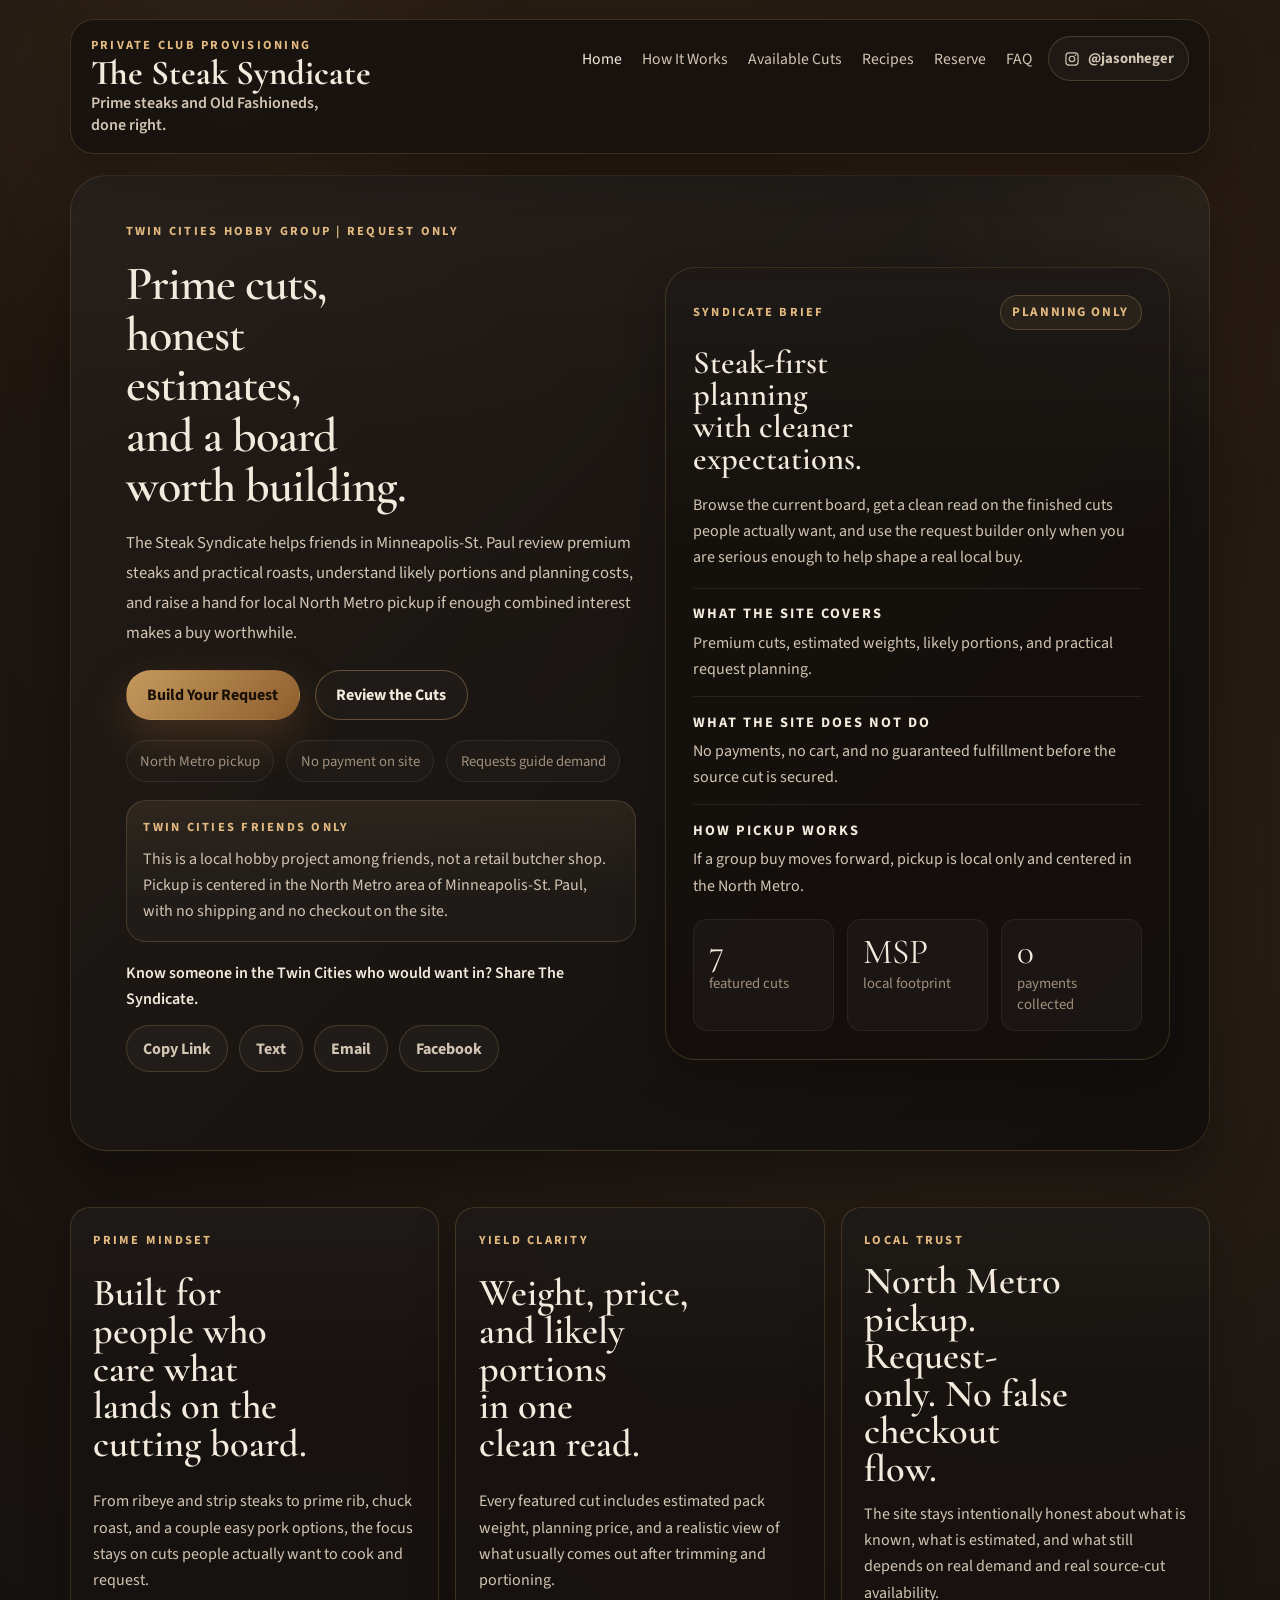
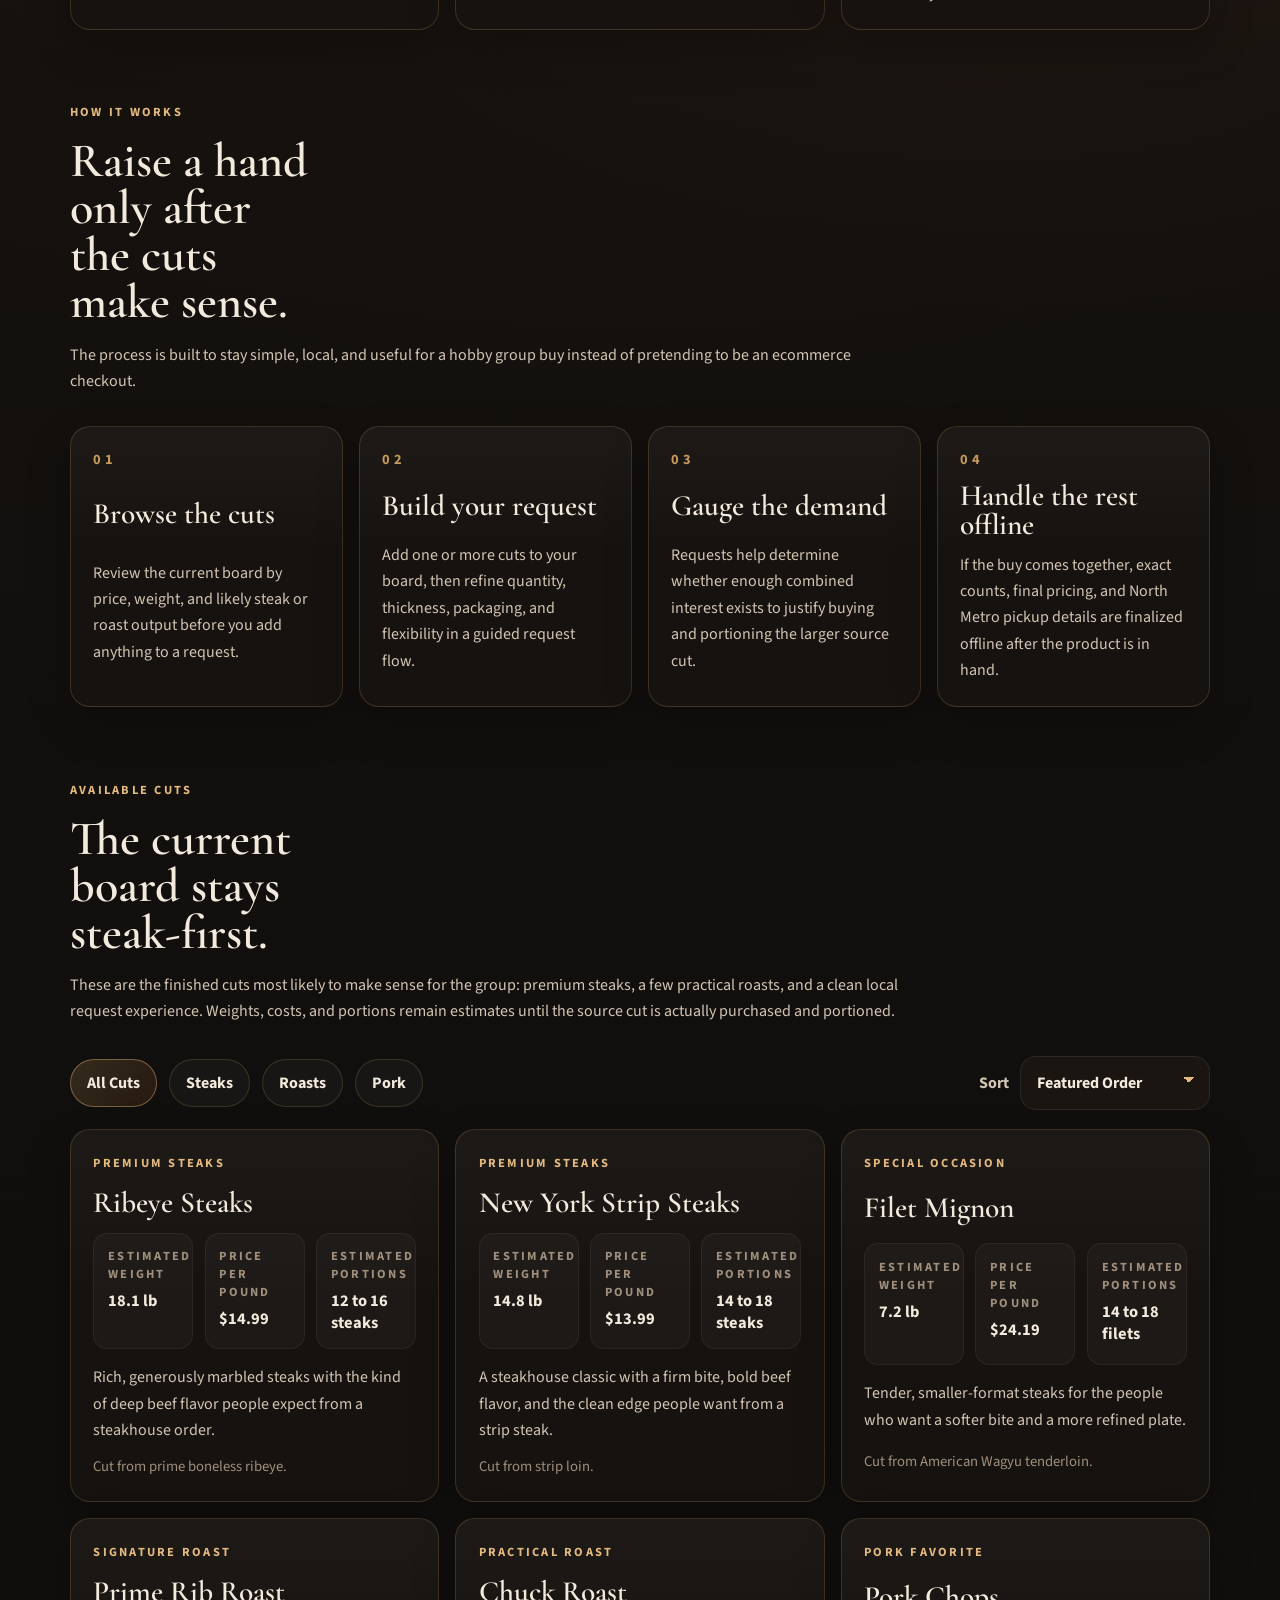
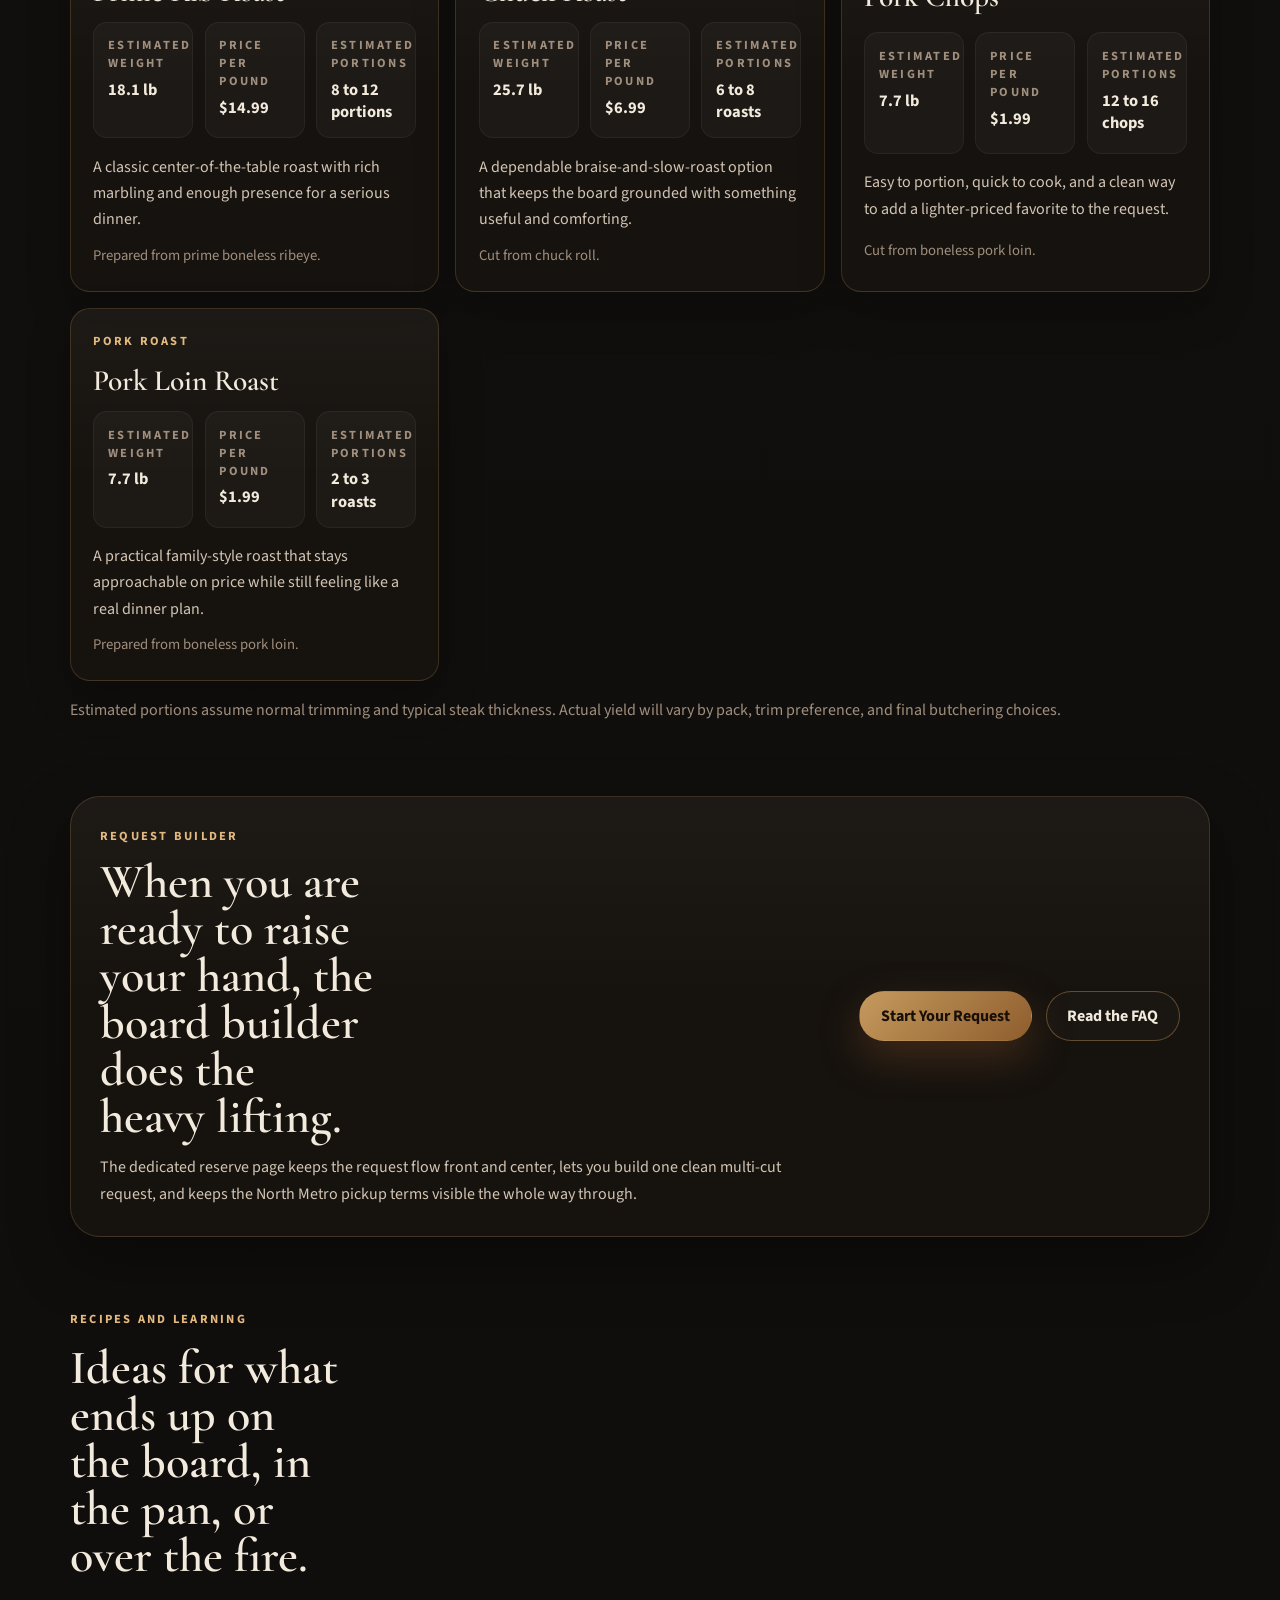
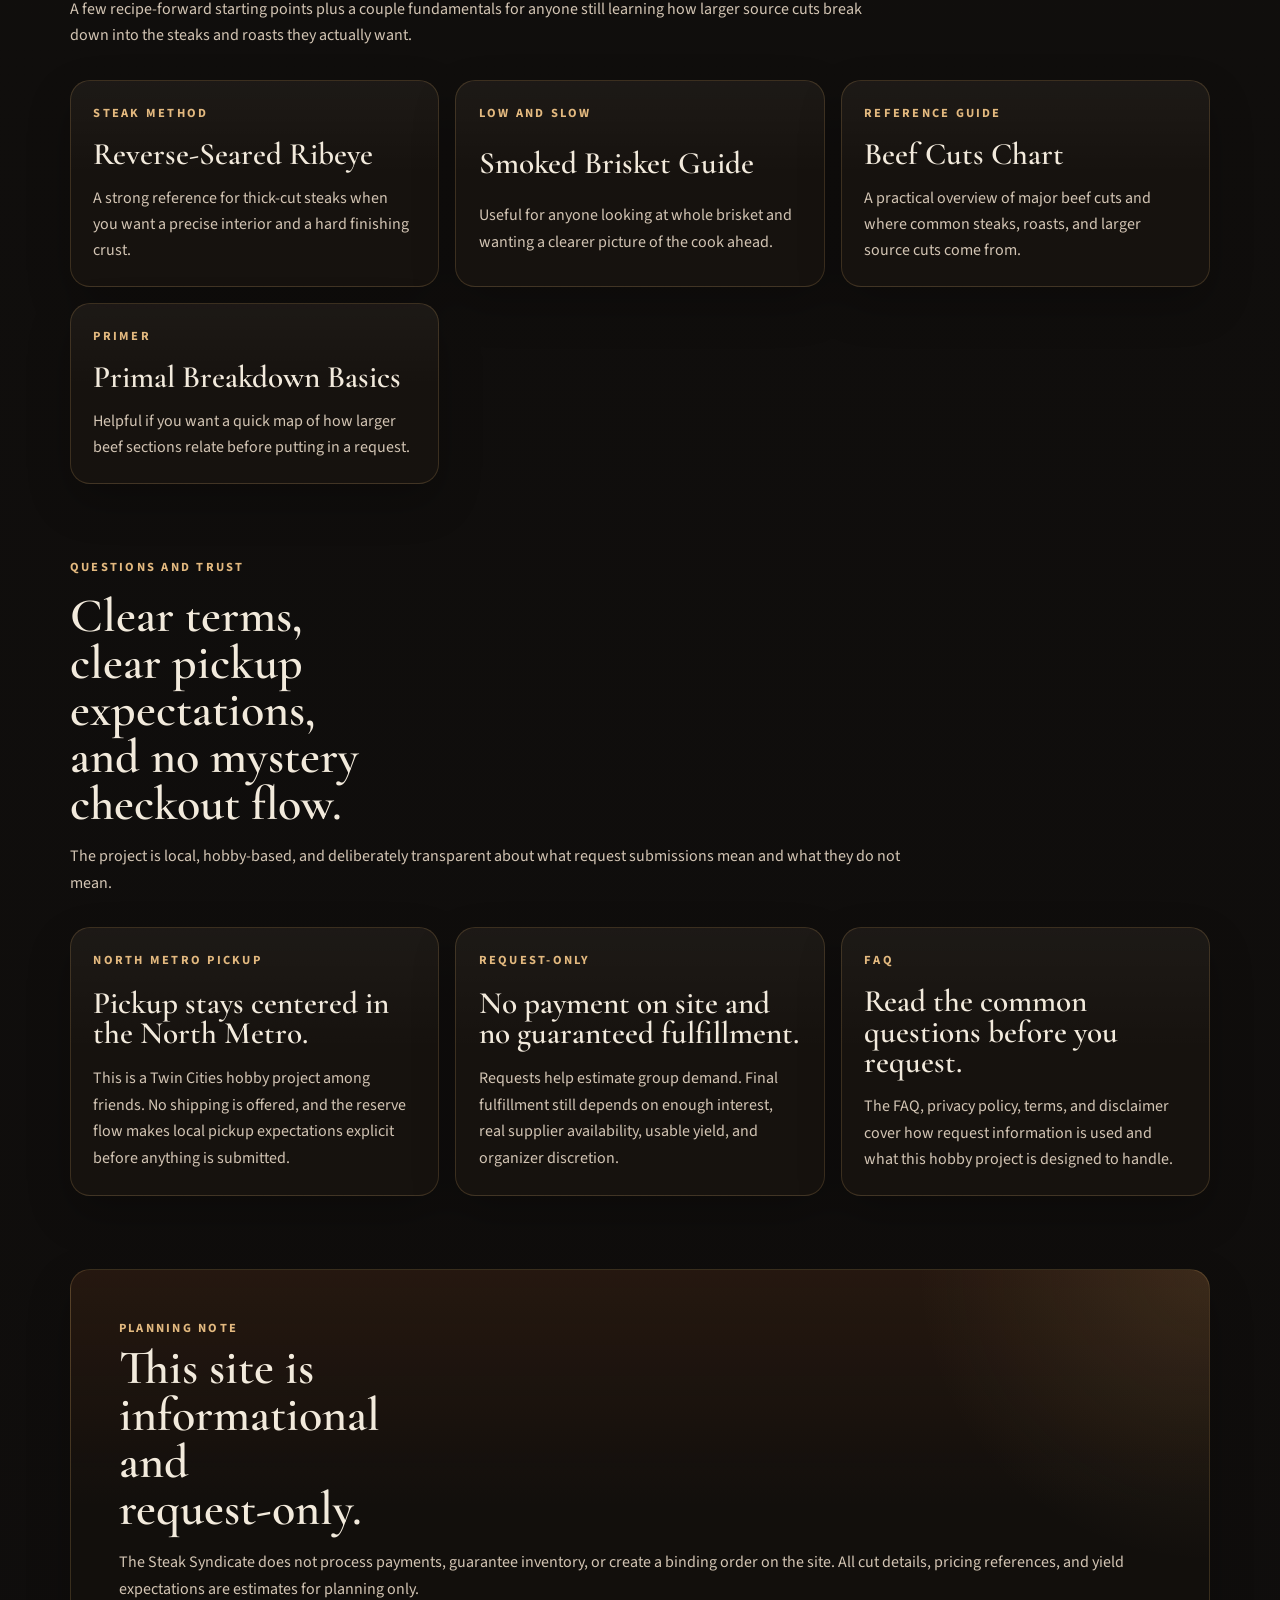
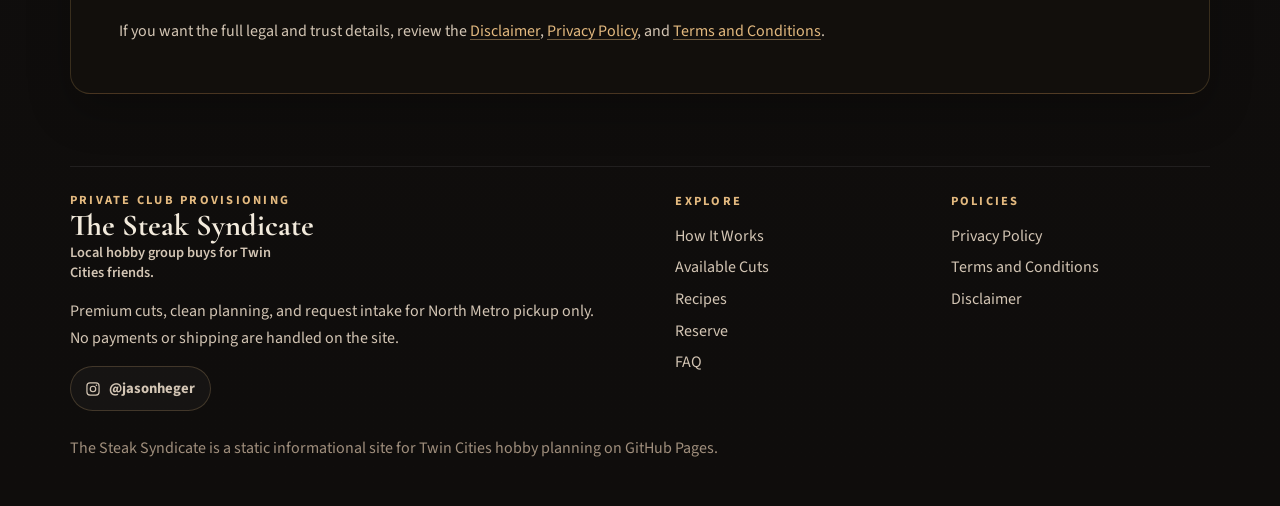
<file: index.html>
<!DOCTYPE html>
<html lang="en">
<head>
  <meta charset="UTF-8" />
  <meta name="viewport" content="width=device-width, initial-scale=1.0" />
  <title>The Steak Syndicate | Twin Cities Steak Planning</title>
  <meta
    name="description"
    content="The Steak Syndicate is a Twin Cities hobby group for friends planning premium steaks, practical roasts, and local North Metro pickup requests."
  />
  <link rel="icon" type="image/png" href="TheSteakSyndicate.png" />
  <link rel="preconnect" href="https://fonts.googleapis.com" />
  <link rel="preconnect" href="https://fonts.gstatic.com" crossorigin />
  <link
    href="https://fonts.googleapis.com/css2?family=Cormorant+Garamond:wght@500;600;700&family=Source+Sans+3:wght@400;500;600;700&display=swap"
    rel="stylesheet"
  />
  <link rel="stylesheet" href="styles.css" />
</head>
<body>
  <div class="site-shell">
    <!-- Hero / Navigation -->
    <header class="hero home-page-hero" id="top">
      <div class="hero-overlay"></div>
      <nav class="topbar" aria-label="Primary">
        <a class="brand" href="index.html">
          <span class="brand-kicker">Private Club Provisioning</span>
          <span class="brand-name">The Steak Syndicate</span>
          <span class="brand-tagline" data-rotating-tagline aria-live="polite">
            Where prime steaks meet bourbon and fire.
          </span>
        </a>
        <div class="topbar-actions">
          <div class="nav-links">
            <a class="is-current" href="index.html">Home</a>
            <a href="#how-it-works">How It Works</a>
            <a href="#cuts">Available Cuts</a>
            <a href="#recipes">Recipes</a>
            <a href="reserve.html">Reserve</a>
            <a href="faq.html">FAQ</a>
          </div>
          <a
            class="social-link"
            href="https://www.instagram.com/jasonheger/"
            target="_blank"
            rel="noreferrer"
            aria-label="Instagram @jasonheger"
          >
            <svg class="social-icon" viewBox="0 0 24 24" aria-hidden="true">
              <path
                fill="currentColor"
                d="M7.5 2h9A5.5 5.5 0 0 1 22 7.5v9A5.5 5.5 0 0 1 16.5 22h-9A5.5 5.5 0 0 1 2 16.5v-9A5.5 5.5 0 0 1 7.5 2Zm0 1.8A3.7 3.7 0 0 0 3.8 7.5v9a3.7 3.7 0 0 0 3.7 3.7h9a3.7 3.7 0 0 0 3.7-3.7v-9a3.7 3.7 0 0 0-3.7-3.7h-9Zm9.65 1.35a1.2 1.2 0 1 1 0 2.4a1.2 1.2 0 0 1 0-2.4ZM12 7a5 5 0 1 1 0 10a5 5 0 0 1 0-10Zm0 1.8A3.2 3.2 0 1 0 12 15.2A3.2 3.2 0 0 0 12 8.8Z"
              />
            </svg>
            <span class="social-label">@jasonheger</span>
          </a>
        </div>
      </nav>

      <div class="hero-frame">
        <div class="hero-grid">
          <div class="hero-copy home-hero-copy reveal">
            <p class="eyebrow">Twin Cities Hobby Group | Request Only</p>
            <h1>Prime cuts, honest estimates, and a board worth building.</h1>
            <p class="hero-intro">
              The Steak Syndicate helps friends in Minneapolis-St. Paul review premium steaks and
              practical roasts, understand likely portions and planning costs, and raise a hand for
              local North Metro pickup if enough combined interest makes a buy worthwhile.
            </p>
            <div class="hero-actions">
              <a class="button button-primary" href="reserve.html">Build Your Request</a>
              <a class="button button-secondary" href="#cuts">Review the Cuts</a>
            </div>
            <div class="hero-meta" aria-label="Hero highlights">
              <span>North Metro pickup</span>
              <span>No payment on site</span>
              <span>Requests guide demand</span>
            </div>
            <div class="local-notice local-notice-hero">
              <p class="local-notice-label">Twin Cities Friends Only</p>
              <p>
                This is a local hobby project among friends, not a retail butcher shop. Pickup is
                centered in the North Metro area of Minneapolis-St. Paul, with no shipping and no
                checkout on the site.
              </p>
            </div>
            <div class="share-block share-block-hero" data-share-block>
              <p class="share-prompt">
                Know someone in the Twin Cities who would want in? Share The Syndicate.
              </p>
              <div class="share-actions" aria-label="Share The Steak Syndicate">
                <button class="share-button" type="button" data-share="copy">Copy Link</button>
                <a class="share-button" href="#" data-share="sms">Text</a>
                <a class="share-button" href="#" data-share="email">Email</a>
                <a class="share-button" href="#" data-share="facebook" target="_blank" rel="noreferrer">
                  Facebook
                </a>
              </div>
              <p class="share-status" data-share-status aria-live="polite"></p>
            </div>
          </div>

          <aside class="hero-panel reveal" aria-label="Syndicate brief">
            <div class="hero-panel-header">
              <p class="panel-label">Syndicate Brief</p>
              <span class="panel-badge">Planning Only</span>
            </div>
            <h2>Steak-first planning with cleaner expectations.</h2>
            <p class="panel-copy">
              Browse the current board, get a clean read on the finished cuts people actually want,
              and use the request builder only when you are serious enough to help shape a real local
              buy.
            </p>
            <div class="panel-points">
              <article class="panel-point">
                <span class="panel-point-title">What the site covers</span>
                <p>Premium cuts, estimated weights, likely portions, and practical request planning.</p>
              </article>
              <article class="panel-point">
                <span class="panel-point-title">What the site does not do</span>
                <p>No payments, no cart, and no guaranteed fulfillment before the source cut is secured.</p>
              </article>
              <article class="panel-point">
                <span class="panel-point-title">How pickup works</span>
                <p>If a group buy moves forward, pickup is local only and centered in the North Metro.</p>
              </article>
            </div>
            <div class="hero-stats">
              <div class="stat-card">
                <span class="stat-value">7</span>
                <span class="stat-label">featured cuts</span>
              </div>
              <div class="stat-card">
                <span class="stat-value">MSP</span>
                <span class="stat-label">local footprint</span>
              </div>
              <div class="stat-card">
                <span class="stat-value">0</span>
                <span class="stat-label">payments collected</span>
              </div>
            </div>
          </aside>
        </div>
      </div>
    </header>

    <main>
      <!-- Brand positioning -->
      <section class="section summary reveal" aria-label="Highlights">
        <article class="summary-card">
          <p class="summary-kicker">Prime Mindset</p>
          <h2>Built for people who care what lands on the cutting board.</h2>
          <p>
            From ribeye and strip steaks to prime rib, chuck roast, and a couple easy pork options,
            the focus stays on cuts people actually want to cook and request.
          </p>
        </article>
        <article class="summary-card">
          <p class="summary-kicker">Yield Clarity</p>
          <h2>Weight, price, and likely portions in one clean read.</h2>
          <p>
            Every featured cut includes estimated pack weight, planning price, and a realistic view
            of what usually comes out after trimming and portioning.
          </p>
        </article>
        <article class="summary-card">
          <p class="summary-kicker">Local Trust</p>
          <h2>North Metro pickup. Request-only. No false checkout flow.</h2>
          <p>
            The site stays intentionally honest about what is known, what is estimated, and what
            still depends on real demand and real source-cut availability.
          </p>
        </article>
      </section>

      <!-- Process section -->
      <section class="section reveal" id="how-it-works">
        <div class="section-heading">
          <p class="eyebrow">How It Works</p>
          <h2>Raise a hand only after the cuts make sense.</h2>
          <p>
            The process is built to stay simple, local, and useful for a hobby group buy instead of
            pretending to be an ecommerce checkout.
          </p>
        </div>

        <div class="process-grid">
          <article class="process-card">
            <span class="step-number">01</span>
            <h3>Browse the cuts</h3>
            <p>
              Review the current board by price, weight, and likely steak or roast output before you
              add anything to a request.
            </p>
          </article>
          <article class="process-card">
            <span class="step-number">02</span>
            <h3>Build your request</h3>
            <p>
              Add one or more cuts to your board, then refine quantity, thickness, packaging, and
              flexibility in a guided request flow.
            </p>
          </article>
          <article class="process-card">
            <span class="step-number">03</span>
            <h3>Gauge the demand</h3>
            <p>
              Requests help determine whether enough combined interest exists to justify buying and
              portioning the larger source cut.
            </p>
          </article>
          <article class="process-card">
            <span class="step-number">04</span>
            <h3>Handle the rest offline</h3>
            <p>
              If the buy comes together, exact counts, final pricing, and North Metro pickup details
              are finalized offline after the product is in hand.
            </p>
          </article>
        </div>
      </section>

      <!-- Catalog section -->
      <section class="section reveal" id="cuts">
        <div class="section-heading">
          <p class="eyebrow">Available Cuts</p>
          <h2>The current board stays steak-first.</h2>
          <p>
            These are the finished cuts most likely to make sense for the group: premium steaks, a
            few practical roasts, and a clean local request experience. Weights, costs, and portions
            remain estimates until the source cut is actually purchased and portioned.
          </p>
        </div>

        <div class="catalog-toolbar">
          <div class="filter-group" aria-label="Catalog filters">
            <button class="filter-chip is-active" type="button" data-filter="all" aria-pressed="true">
              All Cuts
            </button>
            <button class="filter-chip" type="button" data-filter="steaks" aria-pressed="false">
              Steaks
            </button>
            <button class="filter-chip" type="button" data-filter="roasts" aria-pressed="false">
              Roasts
            </button>
            <button class="filter-chip" type="button" data-filter="pork" aria-pressed="false">
              Pork
            </button>
          </div>

          <label class="sort-control" for="sort-cuts">
            <span>Sort</span>
            <select id="sort-cuts" name="sort-cuts">
              <option value="featured">Featured Order</option>
              <option value="price-high">Highest Price</option>
              <option value="price-low">Lowest Price</option>
              <option value="weight-high">Heaviest Weight</option>
              <option value="weight-low">Lightest Weight</option>
            </select>
          </label>
        </div>

        <div class="cuts-grid" id="cuts-grid">
          <article class="cut-card" data-category="steaks" data-price="14.99" data-weight="18.1" data-featured="1">
            <p class="cut-type">Premium Steaks</p>
            <h3>Ribeye Steaks</h3>
            <div class="cut-metrics">
              <div>
                <span class="metric-label">Estimated Weight</span>
                <strong>18.1 lb</strong>
              </div>
              <div>
                <span class="metric-label">Price Per Pound</span>
                <strong>$14.99</strong>
              </div>
              <div>
                <span class="metric-label">Estimated Portions</span>
                <strong>12 to 16 steaks</strong>
              </div>
            </div>
            <p class="cut-description">
              Rich, generously marbled steaks with the kind of deep beef flavor people expect from a
              steakhouse order.
            </p>
            <p class="cut-source-note">Cut from prime boneless ribeye.</p>
          </article>

          <article class="cut-card" data-category="steaks" data-price="13.99" data-weight="14.8" data-featured="2">
            <p class="cut-type">Premium Steaks</p>
            <h3>New York Strip Steaks</h3>
            <div class="cut-metrics">
              <div>
                <span class="metric-label">Estimated Weight</span>
                <strong>14.8 lb</strong>
              </div>
              <div>
                <span class="metric-label">Price Per Pound</span>
                <strong>$13.99</strong>
              </div>
              <div>
                <span class="metric-label">Estimated Portions</span>
                <strong>14 to 18 steaks</strong>
              </div>
            </div>
            <p class="cut-description">
              A steakhouse classic with a firm bite, bold beef flavor, and the clean edge people want
              from a strip steak.
            </p>
            <p class="cut-source-note">Cut from strip loin.</p>
          </article>

          <article class="cut-card" data-category="steaks" data-price="24.19" data-weight="7.2" data-featured="3">
            <p class="cut-type">Special Occasion</p>
            <h3>Filet Mignon</h3>
            <div class="cut-metrics">
              <div>
                <span class="metric-label">Estimated Weight</span>
                <strong>7.2 lb</strong>
              </div>
              <div>
                <span class="metric-label">Price Per Pound</span>
                <strong>$24.19</strong>
              </div>
              <div>
                <span class="metric-label">Estimated Portions</span>
                <strong>14 to 18 filets</strong>
              </div>
            </div>
            <p class="cut-description">
              Tender, smaller-format steaks for the people who want a softer bite and a more refined
              plate.
            </p>
            <p class="cut-source-note">Cut from American Wagyu tenderloin.</p>
          </article>

          <article class="cut-card" data-category="roasts" data-price="14.99" data-weight="18.1" data-featured="4">
            <p class="cut-type">Signature Roast</p>
            <h3>Prime Rib Roast</h3>
            <div class="cut-metrics">
              <div>
                <span class="metric-label">Estimated Weight</span>
                <strong>18.1 lb</strong>
              </div>
              <div>
                <span class="metric-label">Price Per Pound</span>
                <strong>$14.99</strong>
              </div>
              <div>
                <span class="metric-label">Estimated Portions</span>
                <strong>8 to 12 portions</strong>
              </div>
            </div>
            <p class="cut-description">
              A classic center-of-the-table roast with rich marbling and enough presence for a serious
              dinner.
            </p>
            <p class="cut-source-note">Prepared from prime boneless ribeye.</p>
          </article>

          <article class="cut-card" data-category="roasts" data-price="6.99" data-weight="25.7" data-featured="5">
            <p class="cut-type">Practical Roast</p>
            <h3>Chuck Roast</h3>
            <div class="cut-metrics">
              <div>
                <span class="metric-label">Estimated Weight</span>
                <strong>25.7 lb</strong>
              </div>
              <div>
                <span class="metric-label">Price Per Pound</span>
                <strong>$6.99</strong>
              </div>
              <div>
                <span class="metric-label">Estimated Portions</span>
                <strong>6 to 8 roasts</strong>
              </div>
            </div>
            <p class="cut-description">
              A dependable braise-and-slow-roast option that keeps the board grounded with something
              useful and comforting.
            </p>
            <p class="cut-source-note">Cut from chuck roll.</p>
          </article>

          <article class="cut-card" data-category="pork" data-price="1.99" data-weight="7.7" data-featured="6">
            <p class="cut-type">Pork Favorite</p>
            <h3>Pork Chops</h3>
            <div class="cut-metrics">
              <div>
                <span class="metric-label">Estimated Weight</span>
                <strong>7.7 lb</strong>
              </div>
              <div>
                <span class="metric-label">Price Per Pound</span>
                <strong>$1.99</strong>
              </div>
              <div>
                <span class="metric-label">Estimated Portions</span>
                <strong>12 to 16 chops</strong>
              </div>
            </div>
            <p class="cut-description">
              Easy to portion, quick to cook, and a clean way to add a lighter-priced favorite to the
              request.
            </p>
            <p class="cut-source-note">Cut from boneless pork loin.</p>
          </article>

          <article class="cut-card" data-category="pork" data-price="1.99" data-weight="7.7" data-featured="7">
            <p class="cut-type">Pork Roast</p>
            <h3>Pork Loin Roast</h3>
            <div class="cut-metrics">
              <div>
                <span class="metric-label">Estimated Weight</span>
                <strong>7.7 lb</strong>
              </div>
              <div>
                <span class="metric-label">Price Per Pound</span>
                <strong>$1.99</strong>
              </div>
              <div>
                <span class="metric-label">Estimated Portions</span>
                <strong>2 to 3 roasts</strong>
              </div>
            </div>
            <p class="cut-description">
              A practical family-style roast that stays approachable on price while still feeling like
              a real dinner plan.
            </p>
            <p class="cut-source-note">Prepared from boneless pork loin.</p>
          </article>
        </div>

        <p class="catalog-note" id="catalog-empty" hidden>
          No cuts match that filter right now.
        </p>
        <p class="catalog-footnote">
          Estimated portions assume normal trimming and typical steak thickness. Actual yield will
          vary by pack, trim preference, and final butchering choices.
        </p>
      </section>

      <!-- Reserve preview -->
      <section class="section reveal">
        <div class="reserve-preview">
          <div class="reserve-preview-copy">
            <p class="eyebrow">Request Builder</p>
            <h2>When you are ready to raise your hand, the board builder does the heavy lifting.</h2>
            <p>
              The dedicated reserve page keeps the request flow front and center, lets you build one
              clean multi-cut request, and keeps the North Metro pickup terms visible the whole way
              through.
            </p>
          </div>
          <div class="reserve-preview-actions">
            <a class="button button-primary" href="reserve.html">Start Your Request</a>
            <a class="button button-secondary" href="faq.html">Read the FAQ</a>
          </div>
        </div>
      </section>

      <!-- Recipes and learning -->
      <section class="section reveal" id="recipes">
        <div class="section-heading">
          <p class="eyebrow">Recipes and Learning</p>
          <h2>Ideas for what ends up on the board, in the pan, or over the fire.</h2>
          <p>
            A few recipe-forward starting points plus a couple fundamentals for anyone still learning
            how larger source cuts break down into the steaks and roasts they actually want.
          </p>
        </div>

        <div class="resource-grid">
          <a class="resource-card" href="https://www.seriouseats.com/reverse-seared-steak-recipe" target="_blank" rel="noreferrer">
            <p class="resource-label">Steak Method</p>
            <h3>Reverse-Seared Ribeye</h3>
            <p>
              A strong reference for thick-cut steaks when you want a precise interior and a hard
              finishing crust.
            </p>
          </a>
          <a class="resource-card" href="https://www.seriouseats.com/texas-barbecue-smoked-brisket-recipe" target="_blank" rel="noreferrer">
            <p class="resource-label">Low and Slow</p>
            <h3>Smoked Brisket Guide</h3>
            <p>
              Useful for anyone looking at whole brisket and wanting a clearer picture of the cook
              ahead.
            </p>
          </a>
          <a class="resource-card" href="https://www.beefitswhatsfordinner.com/cuts" target="_blank" rel="noreferrer">
            <p class="resource-label">Reference Guide</p>
            <h3>Beef Cuts Chart</h3>
            <p>
              A practical overview of major beef cuts and where common steaks, roasts, and
              larger source cuts come from.
            </p>
          </a>
          <a class="resource-card" href="https://en.wikipedia.org/wiki/Cut_of_beef" target="_blank" rel="noreferrer">
            <p class="resource-label">Primer</p>
            <h3>Primal Breakdown Basics</h3>
            <p>
              Helpful if you want a quick map of how larger beef sections relate before putting in a
              request.
            </p>
          </a>
        </div>
      </section>

      <!-- Trust section -->
      <section class="section reveal" id="trust">
        <div class="section-heading">
          <p class="eyebrow">Questions and Trust</p>
          <h2>Clear terms, clear pickup expectations, and no mystery checkout flow.</h2>
          <p>
            The project is local, hobby-based, and deliberately transparent about what request
            submissions mean and what they do not mean.
          </p>
        </div>

        <div class="resource-grid trust-grid">
          <article class="resource-card">
            <p class="resource-label">North Metro Pickup</p>
            <h3>Pickup stays centered in the North Metro.</h3>
            <p>
              This is a Twin Cities hobby project among friends. No shipping is offered, and the
              reserve flow makes local pickup expectations explicit before anything is submitted.
            </p>
          </article>
          <article class="resource-card">
            <p class="resource-label">Request-Only</p>
            <h3>No payment on site and no guaranteed fulfillment.</h3>
            <p>
              Requests help estimate group demand. Final fulfillment still depends on enough interest,
              real supplier availability, usable yield, and organizer discretion.
            </p>
          </article>
          <a class="resource-card" href="faq.html">
            <p class="resource-label">FAQ</p>
            <h3>Read the common questions before you request.</h3>
            <p>
              The FAQ, privacy policy, terms, and disclaimer cover how request information is used
              and what this hobby project is designed to handle.
            </p>
          </a>
        </div>
      </section>

      <!-- Disclaimer -->
      <section class="section reveal" id="disclaimer">
        <div class="disclaimer-card">
          <p class="eyebrow">Planning Note</p>
          <h2>This site is informational and request-only.</h2>
          <p>
            The Steak Syndicate does not process payments, guarantee inventory, or create a binding
            order on the site. All cut details, pricing references, and yield expectations are
            estimates for planning only.
          </p>
          <p>
            If you want the full legal and trust details, review the
            <a class="text-link" href="disclaimer.html">Disclaimer</a>,
            <a class="text-link" href="privacy.html">Privacy Policy</a>, and
            <a class="text-link" href="terms.html">Terms and Conditions</a>.
          </p>
        </div>
      </section>
    </main>

    <footer class="footer">
      <div class="footer-grid">
        <div class="footer-column footer-brand-column">
          <a class="brand brand-footer" href="index.html">
            <span class="brand-kicker">Private Club Provisioning</span>
            <span class="brand-name">The Steak Syndicate</span>
            <span class="brand-tagline">Local hobby group buys for Twin Cities friends.</span>
          </a>
          <p>
            Premium cuts, clean planning, and request intake for North Metro pickup only. No
            payments or shipping are handled on the site.
          </p>
          <a
            class="social-link social-link-inline"
            href="https://www.instagram.com/jasonheger/"
            target="_blank"
            rel="noreferrer"
            aria-label="Instagram @jasonheger"
          >
            <svg class="social-icon" viewBox="0 0 24 24" aria-hidden="true">
              <path
                fill="currentColor"
                d="M7.5 2h9A5.5 5.5 0 0 1 22 7.5v9A5.5 5.5 0 0 1 16.5 22h-9A5.5 5.5 0 0 1 2 16.5v-9A5.5 5.5 0 0 1 7.5 2Zm0 1.8A3.7 3.7 0 0 0 3.8 7.5v9a3.7 3.7 0 0 0 3.7 3.7h9a3.7 3.7 0 0 0 3.7-3.7v-9a3.7 3.7 0 0 0-3.7-3.7h-9Zm9.65 1.35a1.2 1.2 0 1 1 0 2.4a1.2 1.2 0 0 1 0-2.4ZM12 7a5 5 0 1 1 0 10a5 5 0 0 1 0-10Zm0 1.8A3.2 3.2 0 1 0 12 15.2A3.2 3.2 0 0 0 12 8.8Z"
              />
            </svg>
            <span class="social-label">@jasonheger</span>
          </a>
        </div>

        <div class="footer-column">
          <p class="footer-heading">Explore</p>
          <div class="footer-links">
            <a href="#how-it-works">How It Works</a>
            <a href="#cuts">Available Cuts</a>
            <a href="#recipes">Recipes</a>
            <a href="reserve.html">Reserve</a>
            <a href="faq.html">FAQ</a>
          </div>
        </div>

        <div class="footer-column">
          <p class="footer-heading">Policies</p>
          <div class="footer-links">
            <a href="privacy.html">Privacy Policy</a>
            <a href="terms.html">Terms and Conditions</a>
            <a href="disclaimer.html">Disclaimer</a>
          </div>
        </div>
      </div>
      <p class="footer-note">
        The Steak Syndicate is a static informational site for Twin Cities hobby planning on GitHub
        Pages.
      </p>
    </footer>
  </div>

  <script src="script.js"></script>
</body>
</html>
</file>
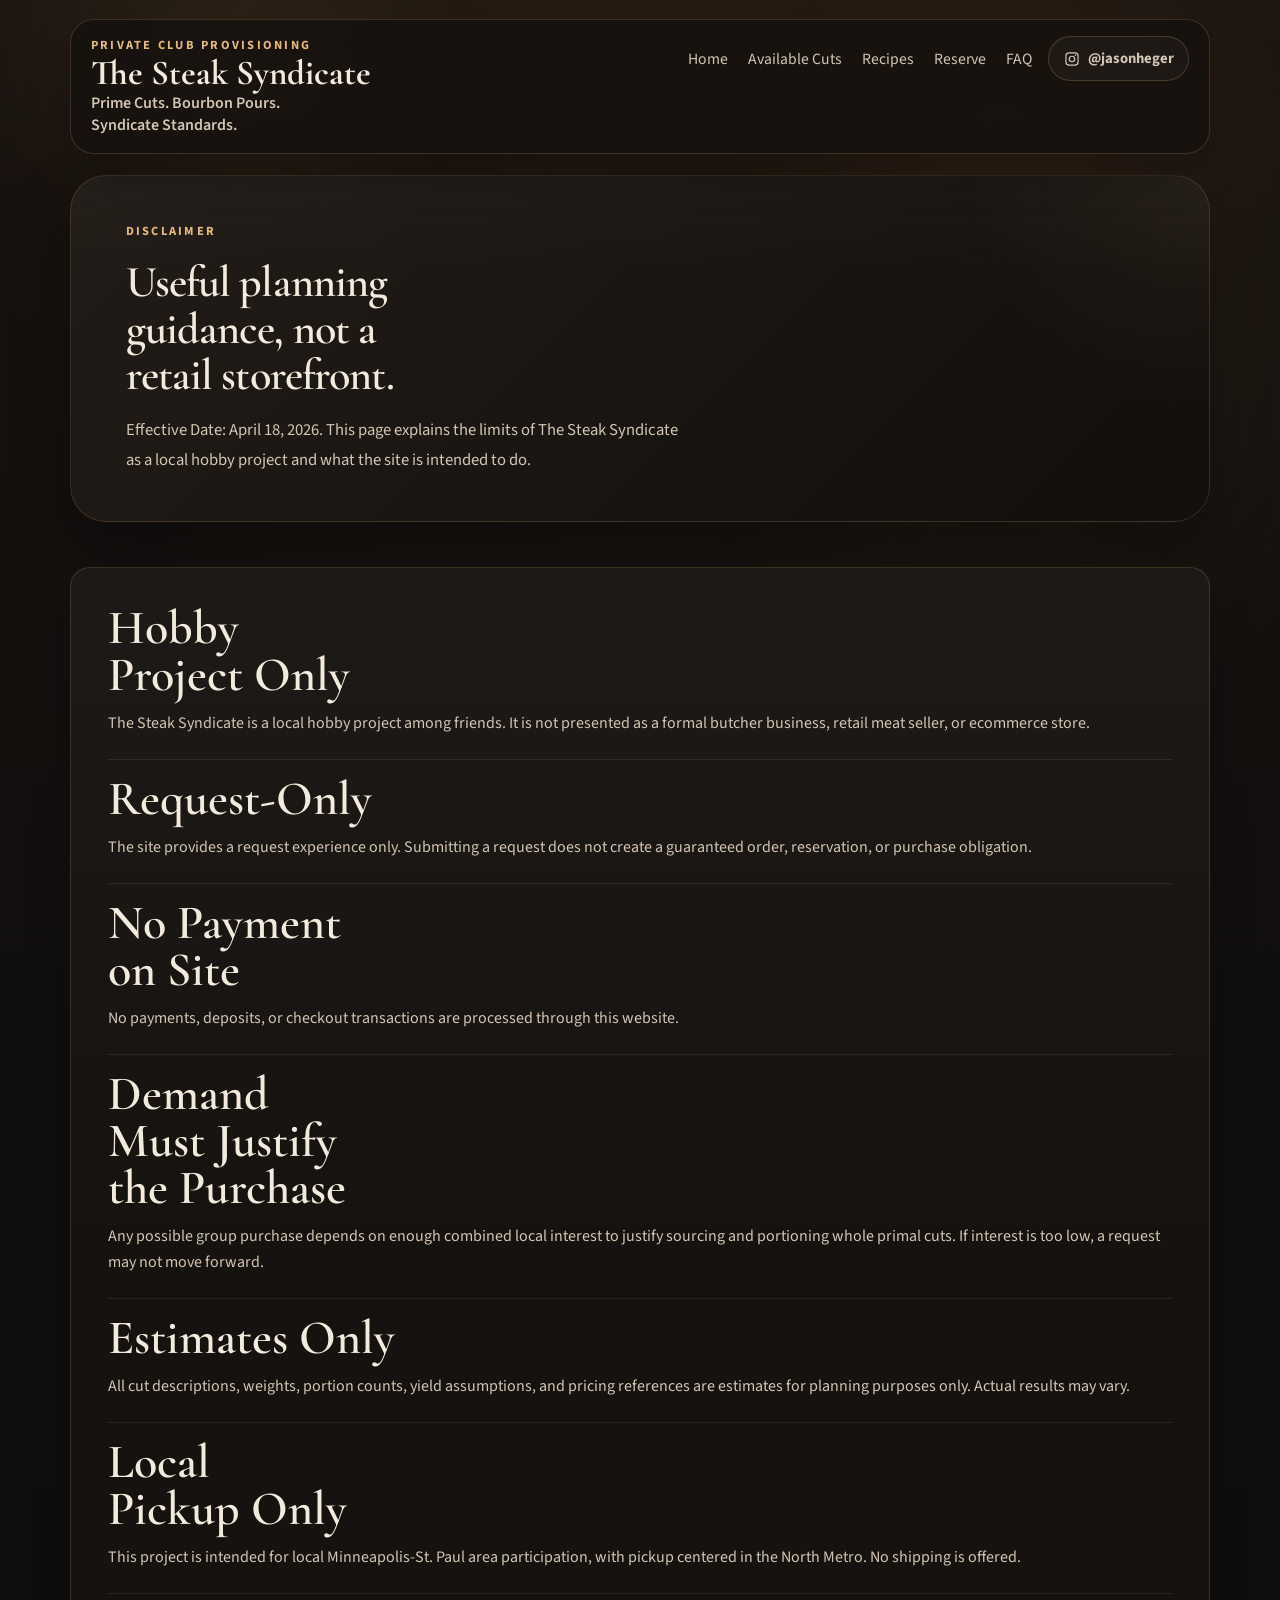
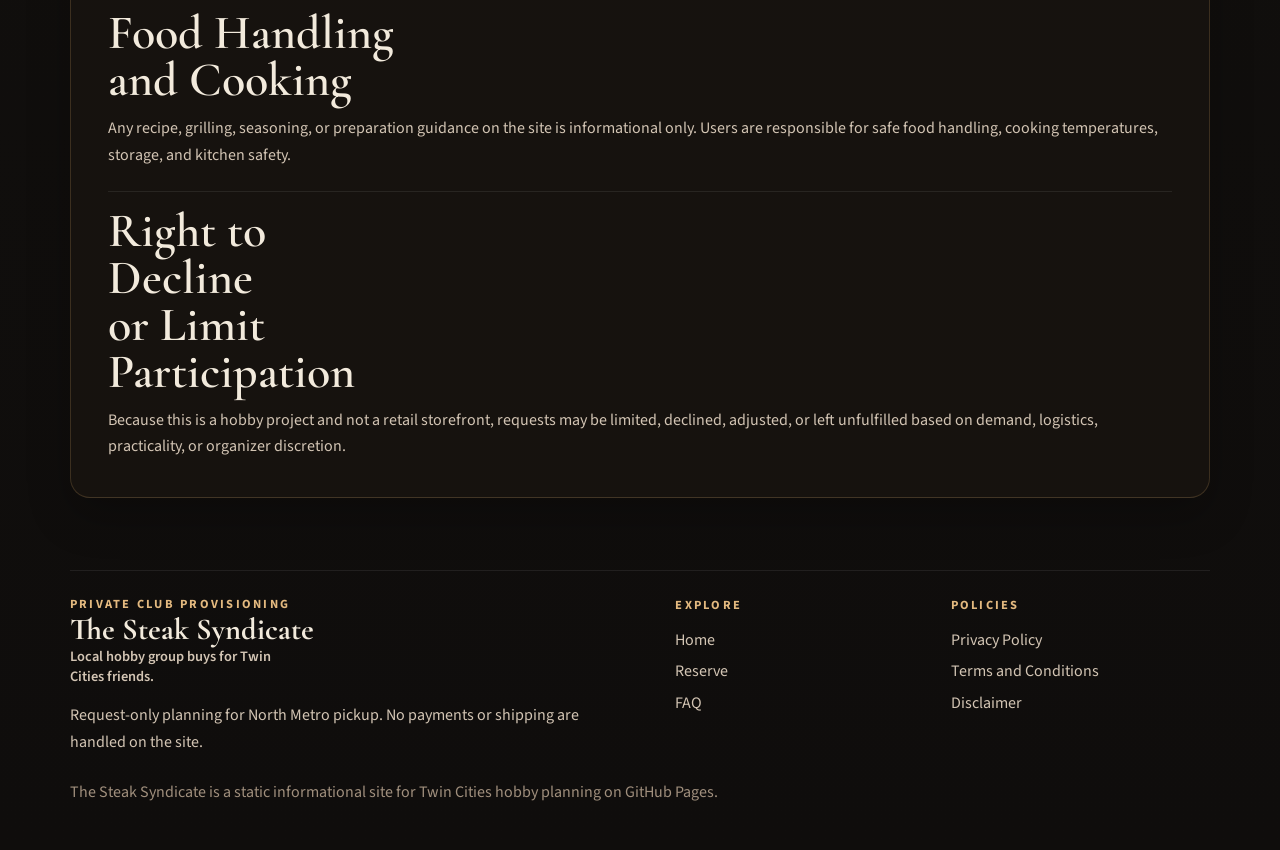
<file: disclaimer.html>
<!DOCTYPE html>
<html lang="en">
<head>
  <meta charset="UTF-8" />
  <meta name="viewport" content="width=device-width, initial-scale=1.0" />
  <title>The Steak Syndicate | Disclaimer</title>
  <meta
    name="description"
    content="Disclaimer for The Steak Syndicate, a Twin Cities hobby group request site for local primal planning."
  />
  <link rel="icon" type="image/png" href="TheSteakSyndicate.png" />
  <link rel="preconnect" href="https://fonts.googleapis.com" />
  <link rel="preconnect" href="https://fonts.gstatic.com" crossorigin />
  <link
    href="https://fonts.googleapis.com/css2?family=Cormorant+Garamond:wght@500;600;700&family=Source+Sans+3:wght@400;500;600;700&display=swap"
    rel="stylesheet"
  />
  <link rel="stylesheet" href="styles.css" />
</head>
<body>
  <div class="site-shell">
    <header class="hero page-hero">
      <div class="hero-overlay"></div>
      <nav class="topbar" aria-label="Primary">
        <a class="brand" href="index.html">
          <span class="brand-kicker">Private Club Provisioning</span>
          <span class="brand-name">The Steak Syndicate</span>
          <span class="brand-tagline" data-rotating-tagline aria-live="polite">
            Where prime steaks meet bourbon and fire.
          </span>
        </a>
        <div class="topbar-actions">
          <div class="nav-links">
            <a href="index.html">Home</a>
            <a href="index.html#cuts">Available Cuts</a>
            <a href="index.html#recipes">Recipes</a>
            <a href="reserve.html">Reserve</a>
            <a href="faq.html">FAQ</a>
          </div>
          <a
            class="social-link"
            href="https://www.instagram.com/jasonheger/"
            target="_blank"
            rel="noreferrer"
            aria-label="Instagram @jasonheger"
          >
            <svg class="social-icon" viewBox="0 0 24 24" aria-hidden="true">
              <path
                fill="currentColor"
                d="M7.5 2h9A5.5 5.5 0 0 1 22 7.5v9A5.5 5.5 0 0 1 16.5 22h-9A5.5 5.5 0 0 1 2 16.5v-9A5.5 5.5 0 0 1 7.5 2Zm0 1.8A3.7 3.7 0 0 0 3.8 7.5v9a3.7 3.7 0 0 0 3.7 3.7h9a3.7 3.7 0 0 0 3.7-3.7v-9a3.7 3.7 0 0 0-3.7-3.7h-9Zm9.65 1.35a1.2 1.2 0 1 1 0 2.4a1.2 1.2 0 0 1 0-2.4ZM12 7a5 5 0 1 1 0 10a5 5 0 0 1 0-10Zm0 1.8A3.2 3.2 0 1 0 12 15.2A3.2 3.2 0 0 0 12 8.8Z"
              />
            </svg>
            <span class="social-label">@jasonheger</span>
          </a>
        </div>
      </nav>

      <div class="hero-frame">
        <div class="hero-grid legal-hero-grid">
          <div class="hero-copy reveal">
            <p class="eyebrow">Disclaimer</p>
            <h1>Useful planning guidance, not a retail storefront.</h1>
            <p class="hero-intro">
              Effective Date: April 18, 2026. This page explains the limits of The Steak Syndicate
              as a local hobby project and what the site is intended to do.
            </p>
          </div>
        </div>
      </div>
    </header>

    <main>
      <section class="section reveal">
        <div class="legal-shell">
          <article class="legal-card">
            <section class="legal-section">
              <h2>Hobby Project Only</h2>
              <p>
                The Steak Syndicate is a local hobby project among friends. It is not presented as a
                formal butcher business, retail meat seller, or ecommerce store.
              </p>
            </section>

            <section class="legal-section">
              <h2>Request-Only</h2>
              <p>
                The site provides a request experience only. Submitting a request does not create a
                guaranteed order, reservation, or purchase obligation.
              </p>
            </section>

            <section class="legal-section">
              <h2>No Payment on Site</h2>
              <p>No payments, deposits, or checkout transactions are processed through this website.</p>
            </section>

            <section class="legal-section">
              <h2>Demand Must Justify the Purchase</h2>
              <p>
                Any possible group purchase depends on enough combined local interest to justify
                sourcing and portioning whole primal cuts. If interest is too low, a request may not
                move forward.
              </p>
            </section>

            <section class="legal-section">
              <h2>Estimates Only</h2>
              <p>
                All cut descriptions, weights, portion counts, yield assumptions, and pricing
                references are estimates for planning purposes only. Actual results may vary.
              </p>
            </section>

            <section class="legal-section">
              <h2>Local Pickup Only</h2>
              <p>
                This project is intended for local Minneapolis-St. Paul area participation, with
                pickup centered in the North Metro. No shipping is offered.
              </p>
            </section>

            <section class="legal-section">
              <h2>Food Handling and Cooking</h2>
              <p>
                Any recipe, grilling, seasoning, or preparation guidance on the site is informational
                only. Users are responsible for safe food handling, cooking temperatures, storage, and
                kitchen safety.
              </p>
            </section>

            <section class="legal-section">
              <h2>Right to Decline or Limit Participation</h2>
              <p>
                Because this is a hobby project and not a retail storefront, requests may be limited,
                declined, adjusted, or left unfulfilled based on demand, logistics, practicality, or
                organizer discretion.
              </p>
            </section>
          </article>
        </div>
      </section>
    </main>

    <footer class="footer">
      <div class="footer-grid">
        <div class="footer-column footer-brand-column">
          <a class="brand brand-footer" href="index.html">
            <span class="brand-kicker">Private Club Provisioning</span>
            <span class="brand-name">The Steak Syndicate</span>
            <span class="brand-tagline">Local hobby group buys for Twin Cities friends.</span>
          </a>
          <p>Request-only planning for North Metro pickup. No payments or shipping are handled on the site.</p>
        </div>
        <div class="footer-column">
          <p class="footer-heading">Explore</p>
          <div class="footer-links">
            <a href="index.html">Home</a>
            <a href="reserve.html">Reserve</a>
            <a href="faq.html">FAQ</a>
          </div>
        </div>
        <div class="footer-column">
          <p class="footer-heading">Policies</p>
          <div class="footer-links">
            <a href="privacy.html">Privacy Policy</a>
            <a href="terms.html">Terms and Conditions</a>
            <a href="disclaimer.html">Disclaimer</a>
          </div>
        </div>
      </div>
      <p class="footer-note">The Steak Syndicate is a static informational site for Twin Cities hobby planning on GitHub Pages.</p>
    </footer>
  </div>

  <script src="script.js"></script>
</body>
</html>
</file>
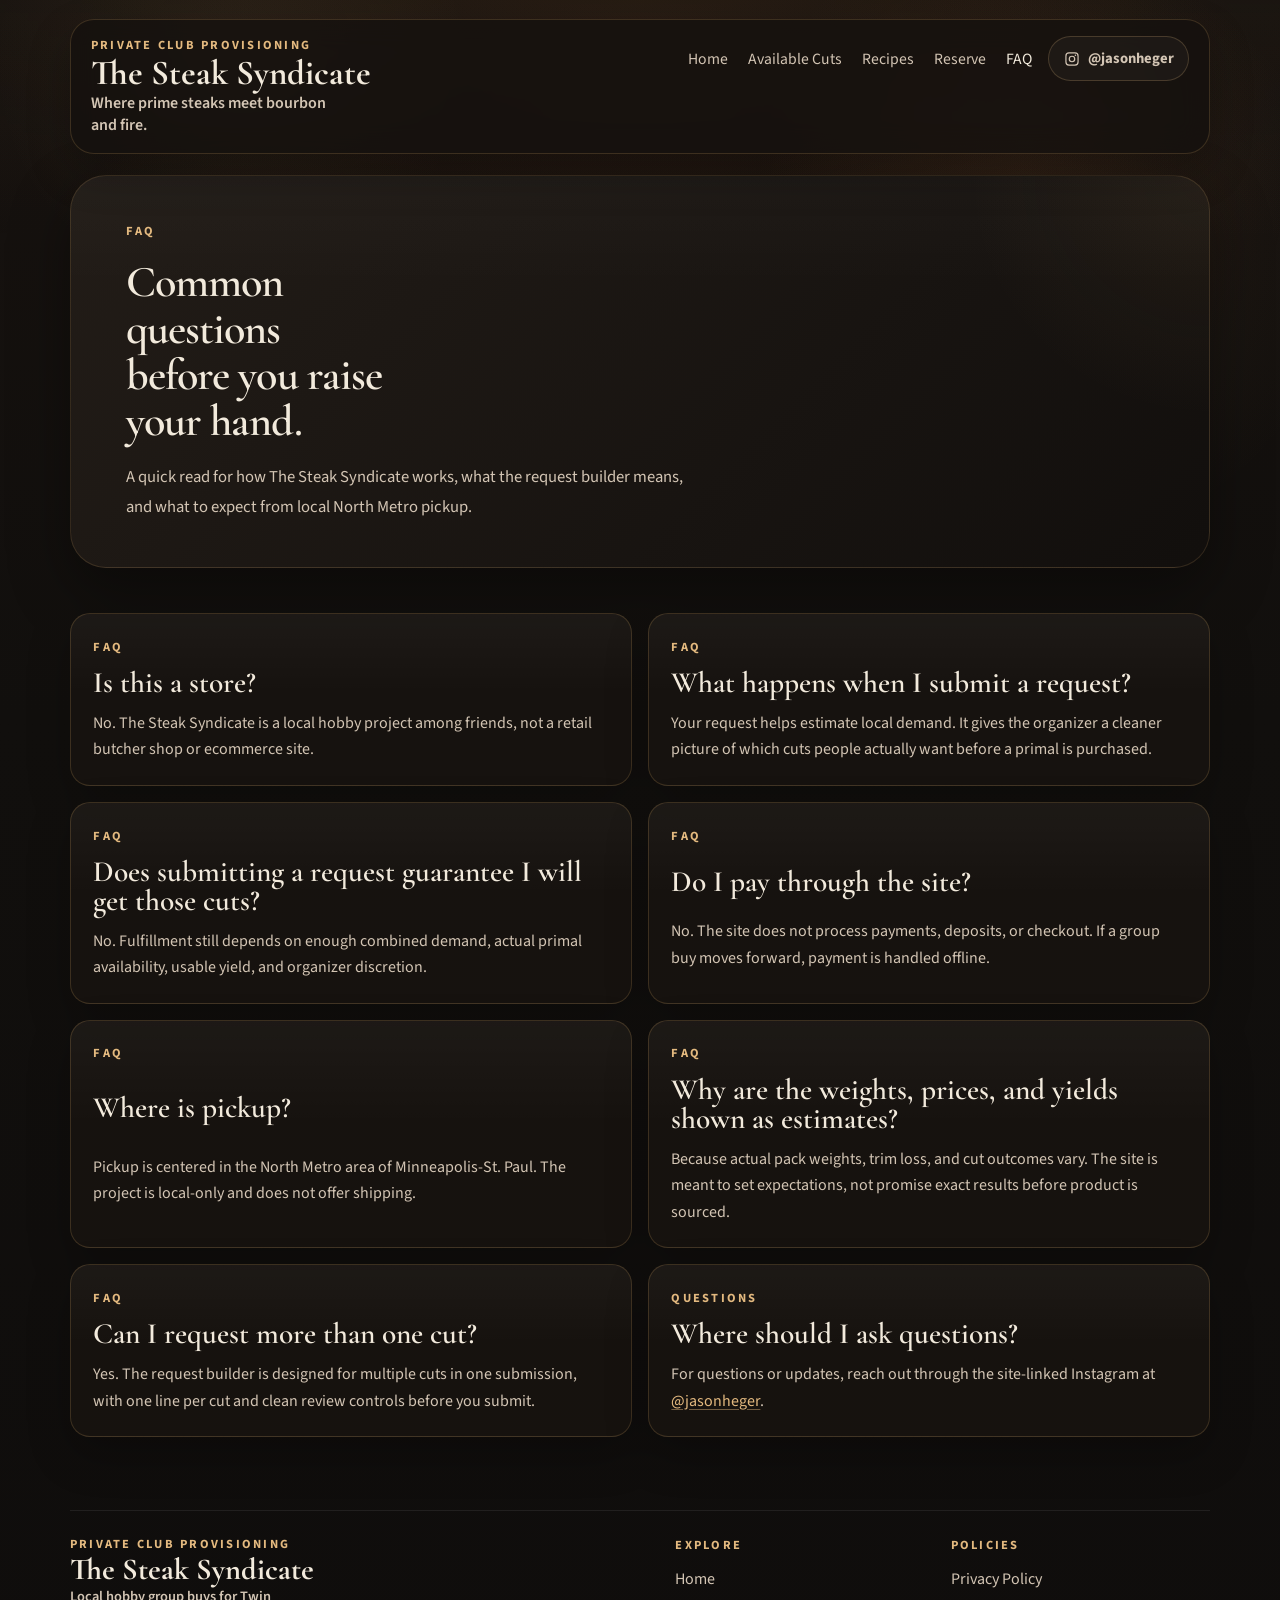
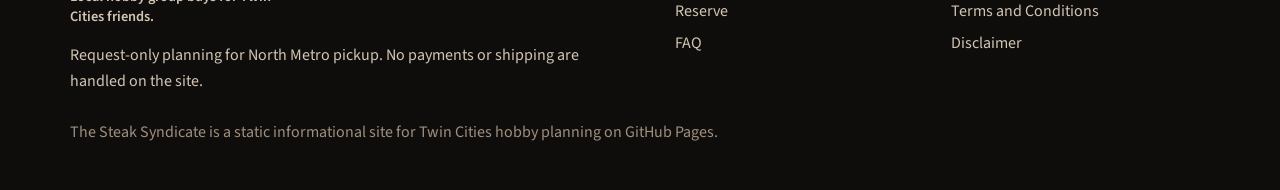
<file: faq.html>
<!DOCTYPE html>
<html lang="en">
<head>
  <meta charset="UTF-8" />
  <meta name="viewport" content="width=device-width, initial-scale=1.0" />
  <title>The Steak Syndicate | FAQ</title>
  <meta
    name="description"
    content="FAQ for The Steak Syndicate, covering request-only participation, pickup, and local Twin Cities hobby group expectations."
  />
  <link rel="icon" type="image/png" href="TheSteakSyndicate.png" />
  <link rel="preconnect" href="https://fonts.googleapis.com" />
  <link rel="preconnect" href="https://fonts.gstatic.com" crossorigin />
  <link
    href="https://fonts.googleapis.com/css2?family=Cormorant+Garamond:wght@500;600;700&family=Source+Sans+3:wght@400;500;600;700&display=swap"
    rel="stylesheet"
  />
  <link rel="stylesheet" href="styles.css" />
</head>
<body>
  <div class="site-shell">
    <header class="hero page-hero">
      <div class="hero-overlay"></div>
      <nav class="topbar" aria-label="Primary">
        <a class="brand" href="index.html">
          <span class="brand-kicker">Private Club Provisioning</span>
          <span class="brand-name">The Steak Syndicate</span>
          <span class="brand-tagline" data-rotating-tagline aria-live="polite">
            Where prime steaks meet bourbon and fire.
          </span>
        </a>
        <div class="topbar-actions">
          <div class="nav-links">
            <a href="index.html">Home</a>
            <a href="index.html#cuts">Available Cuts</a>
            <a href="index.html#recipes">Recipes</a>
            <a href="reserve.html">Reserve</a>
            <a class="is-current" href="faq.html">FAQ</a>
          </div>
          <a
            class="social-link"
            href="https://www.instagram.com/jasonheger/"
            target="_blank"
            rel="noreferrer"
            aria-label="Instagram @jasonheger"
          >
            <svg class="social-icon" viewBox="0 0 24 24" aria-hidden="true">
              <path
                fill="currentColor"
                d="M7.5 2h9A5.5 5.5 0 0 1 22 7.5v9A5.5 5.5 0 0 1 16.5 22h-9A5.5 5.5 0 0 1 2 16.5v-9A5.5 5.5 0 0 1 7.5 2Zm0 1.8A3.7 3.7 0 0 0 3.8 7.5v9a3.7 3.7 0 0 0 3.7 3.7h9a3.7 3.7 0 0 0 3.7-3.7v-9a3.7 3.7 0 0 0-3.7-3.7h-9Zm9.65 1.35a1.2 1.2 0 1 1 0 2.4a1.2 1.2 0 0 1 0-2.4ZM12 7a5 5 0 1 1 0 10a5 5 0 0 1 0-10Zm0 1.8A3.2 3.2 0 1 0 12 15.2A3.2 3.2 0 0 0 12 8.8Z"
              />
            </svg>
            <span class="social-label">@jasonheger</span>
          </a>
        </div>
      </nav>

      <div class="hero-frame">
        <div class="hero-grid legal-hero-grid">
          <div class="hero-copy reveal">
            <p class="eyebrow">FAQ</p>
            <h1>Common questions before you raise your hand.</h1>
            <p class="hero-intro">
              A quick read for how The Steak Syndicate works, what the request builder means, and
              what to expect from local North Metro pickup.
            </p>
          </div>
        </div>
      </div>
    </header>

    <main>
      <section class="section reveal">
        <div class="faq-grid">
          <article class="faq-card">
            <p class="resource-label">FAQ</p>
            <h3>Is this a store?</h3>
            <p>No. The Steak Syndicate is a local hobby project among friends, not a retail butcher shop or ecommerce site.</p>
          </article>
          <article class="faq-card">
            <p class="resource-label">FAQ</p>
            <h3>What happens when I submit a request?</h3>
            <p>Your request helps estimate local demand. It gives the organizer a cleaner picture of which cuts people actually want before a primal is purchased.</p>
          </article>
          <article class="faq-card">
            <p class="resource-label">FAQ</p>
            <h3>Does submitting a request guarantee I will get those cuts?</h3>
            <p>No. Fulfillment still depends on enough combined demand, actual primal availability, usable yield, and organizer discretion.</p>
          </article>
          <article class="faq-card">
            <p class="resource-label">FAQ</p>
            <h3>Do I pay through the site?</h3>
            <p>No. The site does not process payments, deposits, or checkout. If a group buy moves forward, payment is handled offline.</p>
          </article>
          <article class="faq-card">
            <p class="resource-label">FAQ</p>
            <h3>Where is pickup?</h3>
            <p>Pickup is centered in the North Metro area of Minneapolis-St. Paul. The project is local-only and does not offer shipping.</p>
          </article>
          <article class="faq-card">
            <p class="resource-label">FAQ</p>
            <h3>Why are the weights, prices, and yields shown as estimates?</h3>
            <p>Because actual pack weights, trim loss, and cut outcomes vary. The site is meant to set expectations, not promise exact results before product is sourced.</p>
          </article>
          <article class="faq-card">
            <p class="resource-label">FAQ</p>
            <h3>Can I request more than one cut?</h3>
            <p>Yes. The request builder is designed for multiple cuts in one submission, with one line per cut and clean review controls before you submit.</p>
          </article>
          <article class="faq-card">
            <p class="resource-label">Questions</p>
            <h3>Where should I ask questions?</h3>
            <p>For questions or updates, reach out through the site-linked Instagram at <a class="text-link" href="https://www.instagram.com/jasonheger/" target="_blank" rel="noreferrer">@jasonheger</a>.</p>
          </article>
        </div>
      </section>
    </main>

    <footer class="footer">
      <div class="footer-grid">
        <div class="footer-column footer-brand-column">
          <a class="brand brand-footer" href="index.html">
            <span class="brand-kicker">Private Club Provisioning</span>
            <span class="brand-name">The Steak Syndicate</span>
            <span class="brand-tagline">Local hobby group buys for Twin Cities friends.</span>
          </a>
          <p>Request-only planning for North Metro pickup. No payments or shipping are handled on the site.</p>
        </div>
        <div class="footer-column">
          <p class="footer-heading">Explore</p>
          <div class="footer-links">
            <a href="index.html">Home</a>
            <a href="reserve.html">Reserve</a>
            <a href="faq.html">FAQ</a>
          </div>
        </div>
        <div class="footer-column">
          <p class="footer-heading">Policies</p>
          <div class="footer-links">
            <a href="privacy.html">Privacy Policy</a>
            <a href="terms.html">Terms and Conditions</a>
            <a href="disclaimer.html">Disclaimer</a>
          </div>
        </div>
      </div>
      <p class="footer-note">The Steak Syndicate is a static informational site for Twin Cities hobby planning on GitHub Pages.</p>
    </footer>
  </div>

  <script src="script.js"></script>
</body>
</html>
</file>
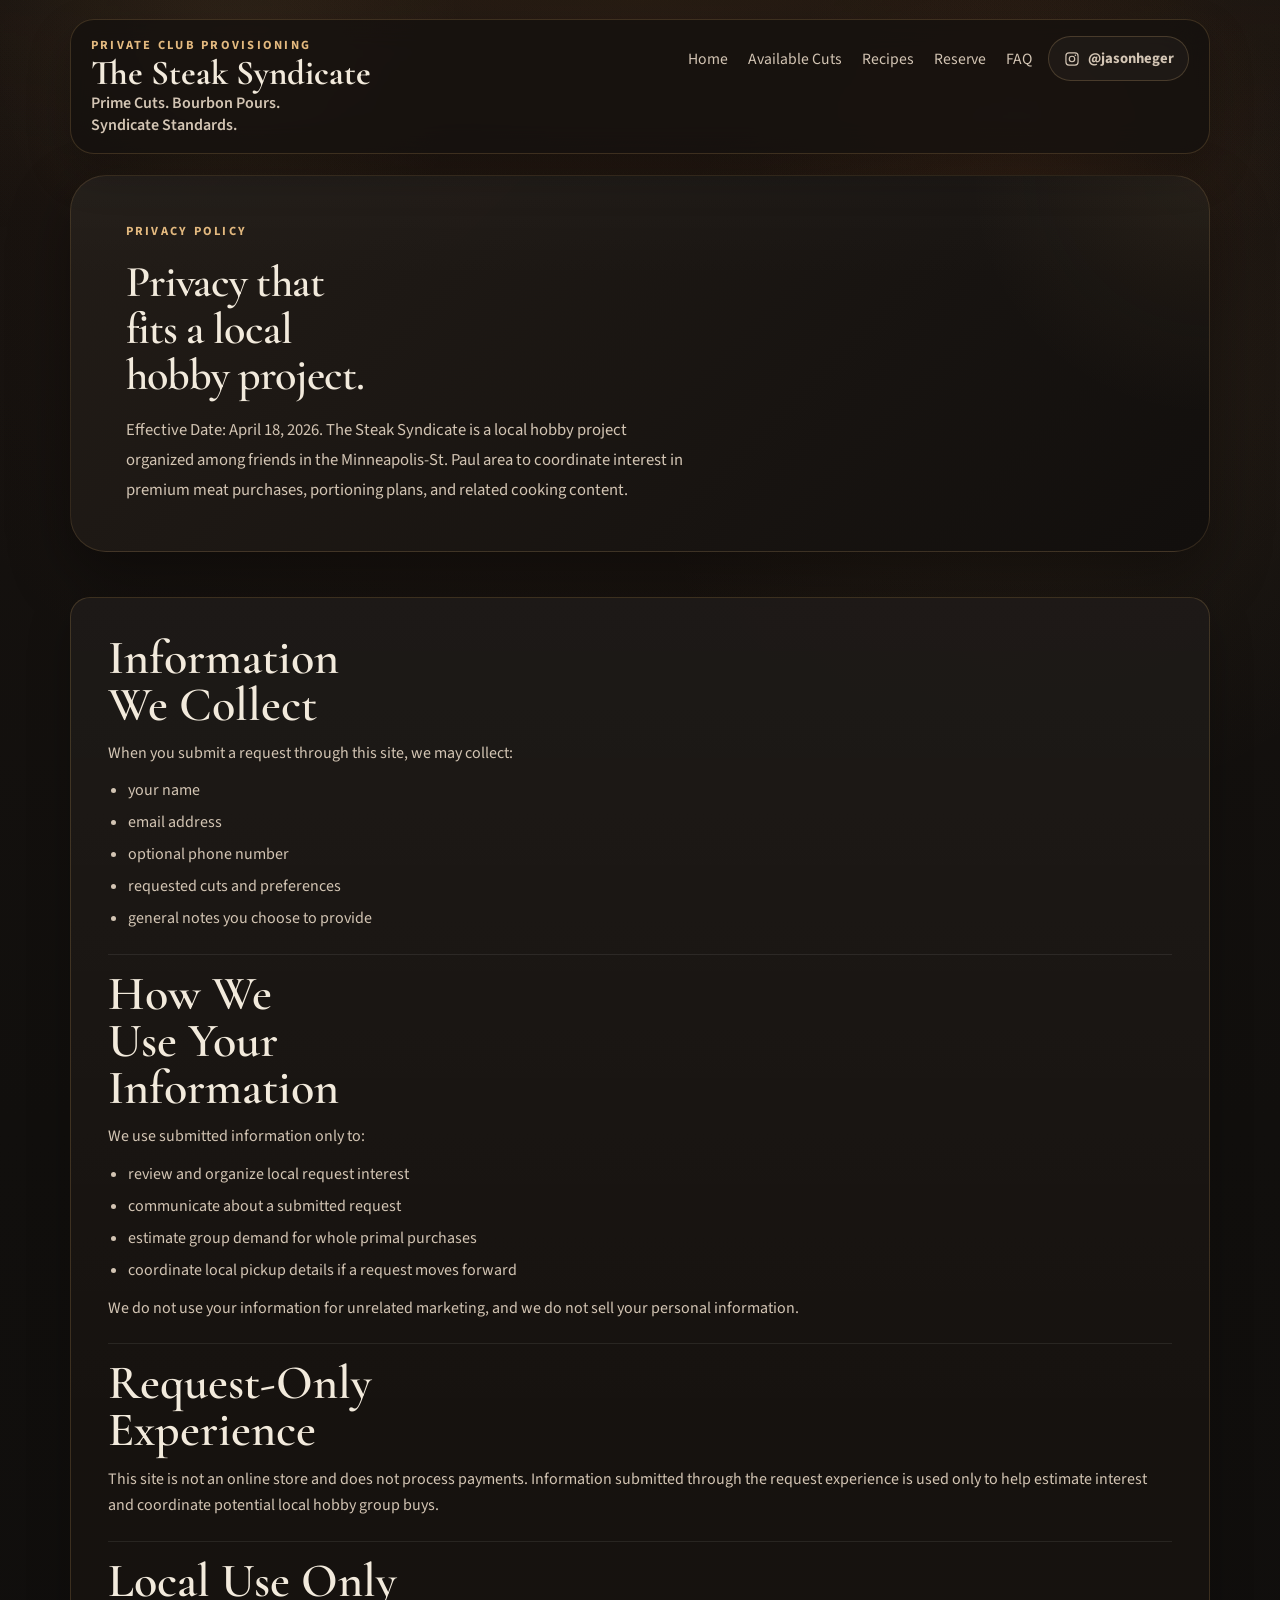
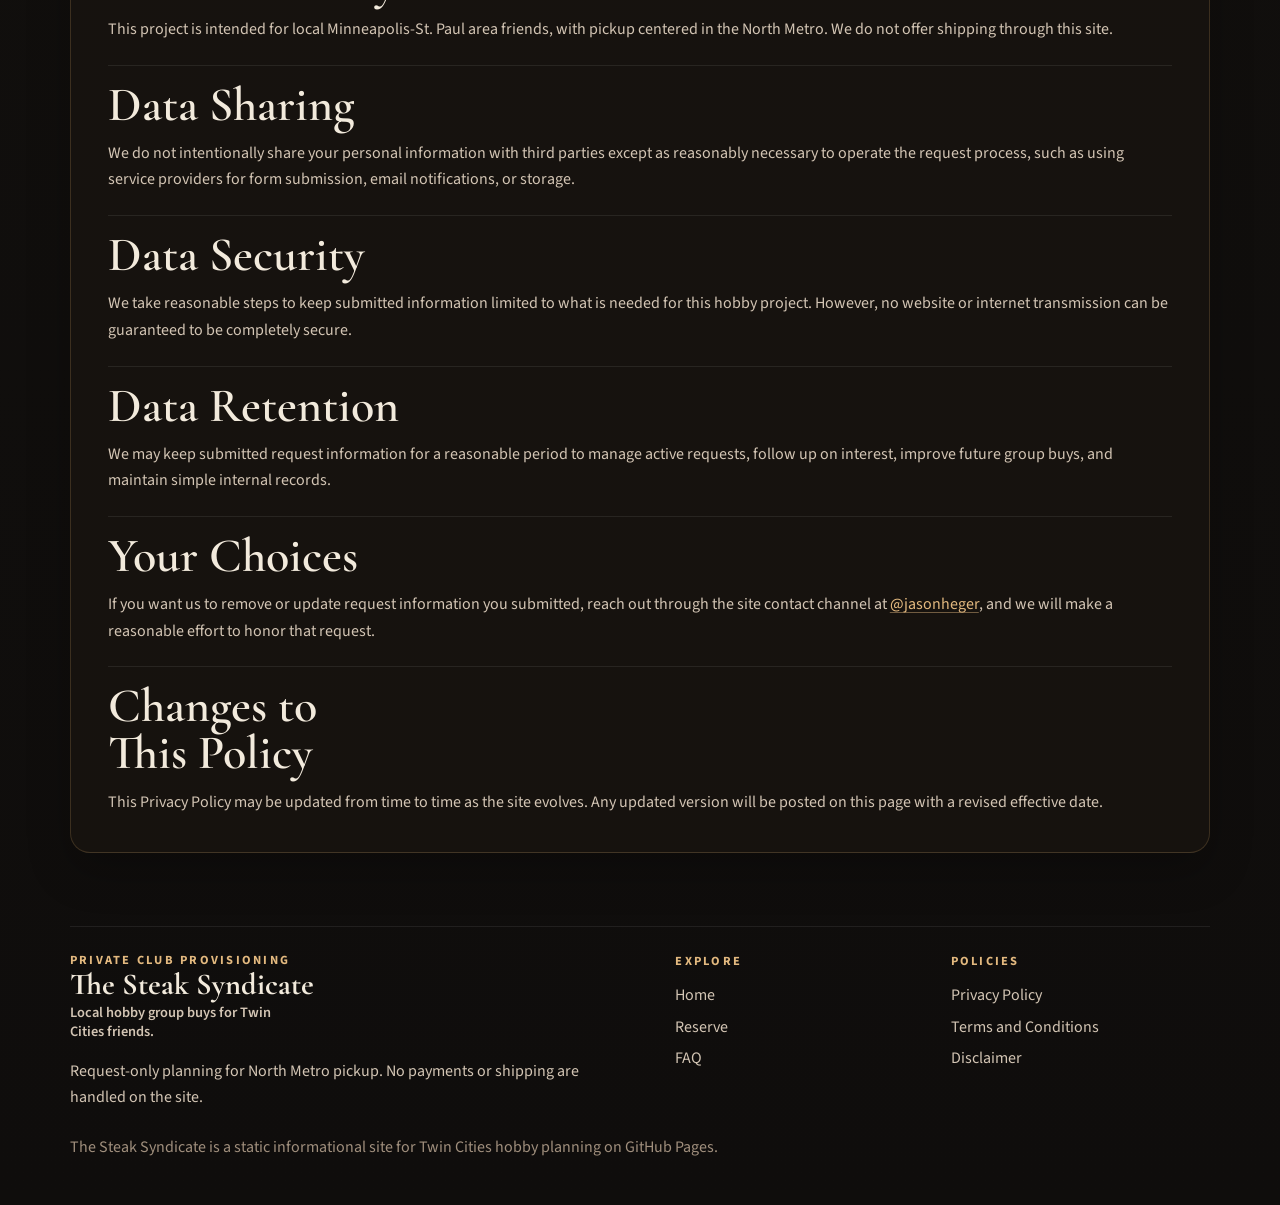
<file: privacy.html>
<!DOCTYPE html>
<html lang="en">
<head>
  <meta charset="UTF-8" />
  <meta name="viewport" content="width=device-width, initial-scale=1.0" />
  <title>The Steak Syndicate | Privacy Policy</title>
  <meta
    name="description"
    content="Privacy Policy for The Steak Syndicate, a Twin Cities hobby group request site for premium primal planning."
  />
  <link rel="icon" type="image/png" href="TheSteakSyndicate.png" />
  <link rel="preconnect" href="https://fonts.googleapis.com" />
  <link rel="preconnect" href="https://fonts.gstatic.com" crossorigin />
  <link
    href="https://fonts.googleapis.com/css2?family=Cormorant+Garamond:wght@500;600;700&family=Source+Sans+3:wght@400;500;600;700&display=swap"
    rel="stylesheet"
  />
  <link rel="stylesheet" href="styles.css" />
</head>
<body>
  <div class="site-shell">
    <header class="hero page-hero">
      <div class="hero-overlay"></div>
      <nav class="topbar" aria-label="Primary">
        <a class="brand" href="index.html">
          <span class="brand-kicker">Private Club Provisioning</span>
          <span class="brand-name">The Steak Syndicate</span>
          <span class="brand-tagline" data-rotating-tagline aria-live="polite">
            Where prime steaks meet bourbon and fire.
          </span>
        </a>
        <div class="topbar-actions">
          <div class="nav-links">
            <a href="index.html">Home</a>
            <a href="index.html#cuts">Available Cuts</a>
            <a href="index.html#recipes">Recipes</a>
            <a href="reserve.html">Reserve</a>
            <a href="faq.html">FAQ</a>
          </div>
          <a
            class="social-link"
            href="https://www.instagram.com/jasonheger/"
            target="_blank"
            rel="noreferrer"
            aria-label="Instagram @jasonheger"
          >
            <svg class="social-icon" viewBox="0 0 24 24" aria-hidden="true">
              <path
                fill="currentColor"
                d="M7.5 2h9A5.5 5.5 0 0 1 22 7.5v9A5.5 5.5 0 0 1 16.5 22h-9A5.5 5.5 0 0 1 2 16.5v-9A5.5 5.5 0 0 1 7.5 2Zm0 1.8A3.7 3.7 0 0 0 3.8 7.5v9a3.7 3.7 0 0 0 3.7 3.7h9a3.7 3.7 0 0 0 3.7-3.7v-9a3.7 3.7 0 0 0-3.7-3.7h-9Zm9.65 1.35a1.2 1.2 0 1 1 0 2.4a1.2 1.2 0 0 1 0-2.4ZM12 7a5 5 0 1 1 0 10a5 5 0 0 1 0-10Zm0 1.8A3.2 3.2 0 1 0 12 15.2A3.2 3.2 0 0 0 12 8.8Z"
              />
            </svg>
            <span class="social-label">@jasonheger</span>
          </a>
        </div>
      </nav>

      <div class="hero-frame">
        <div class="hero-grid legal-hero-grid">
          <div class="hero-copy reveal">
            <p class="eyebrow">Privacy Policy</p>
            <h1>Privacy that fits a local hobby project.</h1>
            <p class="hero-intro">
              Effective Date: April 18, 2026. The Steak Syndicate is a local hobby project organized
              among friends in the Minneapolis-St. Paul area to coordinate interest in premium meat
              purchases, portioning plans, and related cooking content.
            </p>
          </div>
        </div>
      </div>
    </header>

    <main>
      <section class="section reveal">
        <div class="legal-shell">
          <article class="legal-card">
            <section class="legal-section">
              <h2>Information We Collect</h2>
              <p>When you submit a request through this site, we may collect:</p>
              <ul class="legal-list">
                <li>your name</li>
                <li>email address</li>
                <li>optional phone number</li>
                <li>requested cuts and preferences</li>
                <li>general notes you choose to provide</li>
              </ul>
            </section>

            <section class="legal-section">
              <h2>How We Use Your Information</h2>
              <p>We use submitted information only to:</p>
              <ul class="legal-list">
                <li>review and organize local request interest</li>
                <li>communicate about a submitted request</li>
                <li>estimate group demand for whole primal purchases</li>
                <li>coordinate local pickup details if a request moves forward</li>
              </ul>
              <p>We do not use your information for unrelated marketing, and we do not sell your personal information.</p>
            </section>

            <section class="legal-section">
              <h2>Request-Only Experience</h2>
              <p>
                This site is not an online store and does not process payments. Information submitted
                through the request experience is used only to help estimate interest and coordinate
                potential local hobby group buys.
              </p>
            </section>

            <section class="legal-section">
              <h2>Local Use Only</h2>
              <p>
                This project is intended for local Minneapolis-St. Paul area friends, with pickup
                centered in the North Metro. We do not offer shipping through this site.
              </p>
            </section>

            <section class="legal-section">
              <h2>Data Sharing</h2>
              <p>
                We do not intentionally share your personal information with third parties except as
                reasonably necessary to operate the request process, such as using service providers
                for form submission, email notifications, or storage.
              </p>
            </section>

            <section class="legal-section">
              <h2>Data Security</h2>
              <p>
                We take reasonable steps to keep submitted information limited to what is needed for
                this hobby project. However, no website or internet transmission can be guaranteed to
                be completely secure.
              </p>
            </section>

            <section class="legal-section">
              <h2>Data Retention</h2>
              <p>
                We may keep submitted request information for a reasonable period to manage active
                requests, follow up on interest, improve future group buys, and maintain simple
                internal records.
              </p>
            </section>

            <section class="legal-section">
              <h2>Your Choices</h2>
              <p>
                If you want us to remove or update request information you submitted, reach out
                through the site contact channel at
                <a class="text-link" href="https://www.instagram.com/jasonheger/" target="_blank" rel="noreferrer">@jasonheger</a>,
                and we will make a reasonable effort to honor that request.
              </p>
            </section>

            <section class="legal-section">
              <h2>Changes to This Policy</h2>
              <p>
                This Privacy Policy may be updated from time to time as the site evolves. Any updated
                version will be posted on this page with a revised effective date.
              </p>
            </section>
          </article>
        </div>
      </section>
    </main>

    <footer class="footer">
      <div class="footer-grid">
        <div class="footer-column footer-brand-column">
          <a class="brand brand-footer" href="index.html">
            <span class="brand-kicker">Private Club Provisioning</span>
            <span class="brand-name">The Steak Syndicate</span>
            <span class="brand-tagline">Local hobby group buys for Twin Cities friends.</span>
          </a>
          <p>Request-only planning for North Metro pickup. No payments or shipping are handled on the site.</p>
        </div>
        <div class="footer-column">
          <p class="footer-heading">Explore</p>
          <div class="footer-links">
            <a href="index.html">Home</a>
            <a href="reserve.html">Reserve</a>
            <a href="faq.html">FAQ</a>
          </div>
        </div>
        <div class="footer-column">
          <p class="footer-heading">Policies</p>
          <div class="footer-links">
            <a href="privacy.html">Privacy Policy</a>
            <a href="terms.html">Terms and Conditions</a>
            <a href="disclaimer.html">Disclaimer</a>
          </div>
        </div>
      </div>
      <p class="footer-note">The Steak Syndicate is a static informational site for Twin Cities hobby planning on GitHub Pages.</p>
    </footer>
  </div>

  <script src="script.js"></script>
</body>
</html>
</file>
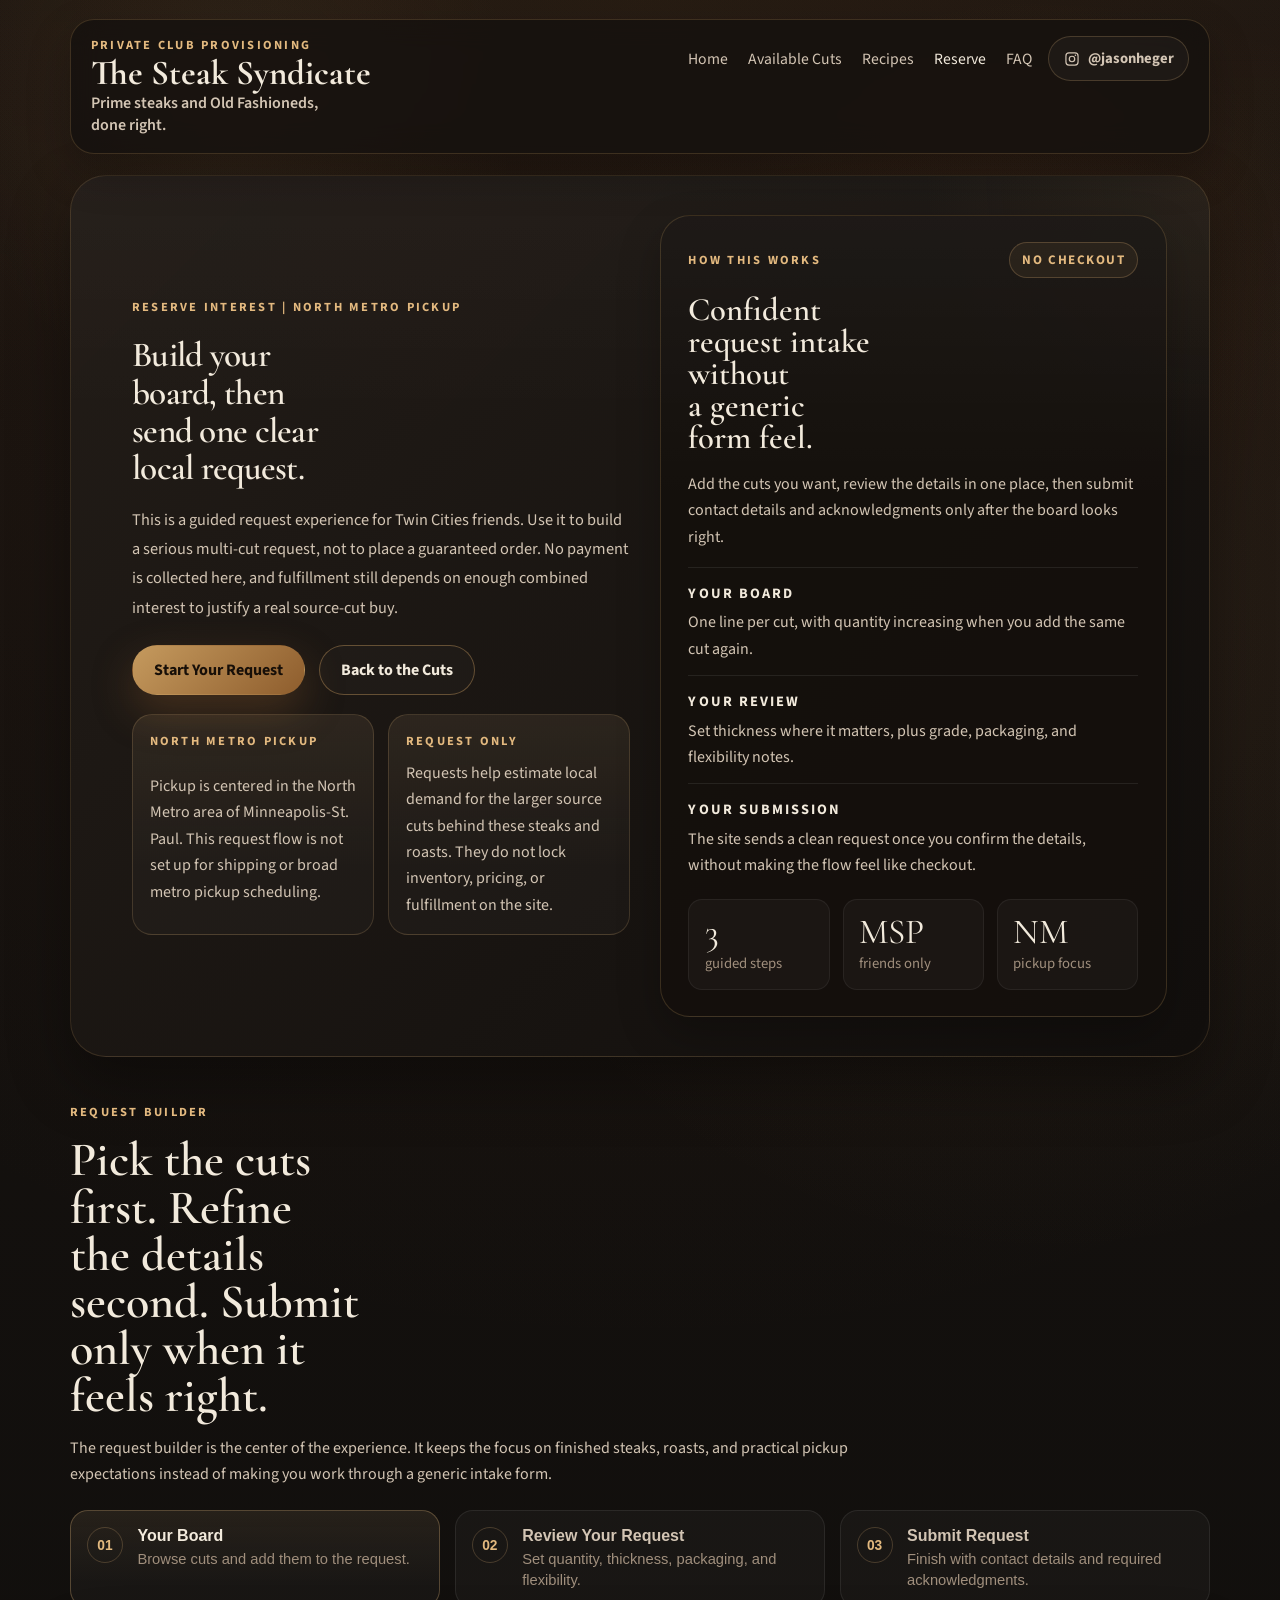
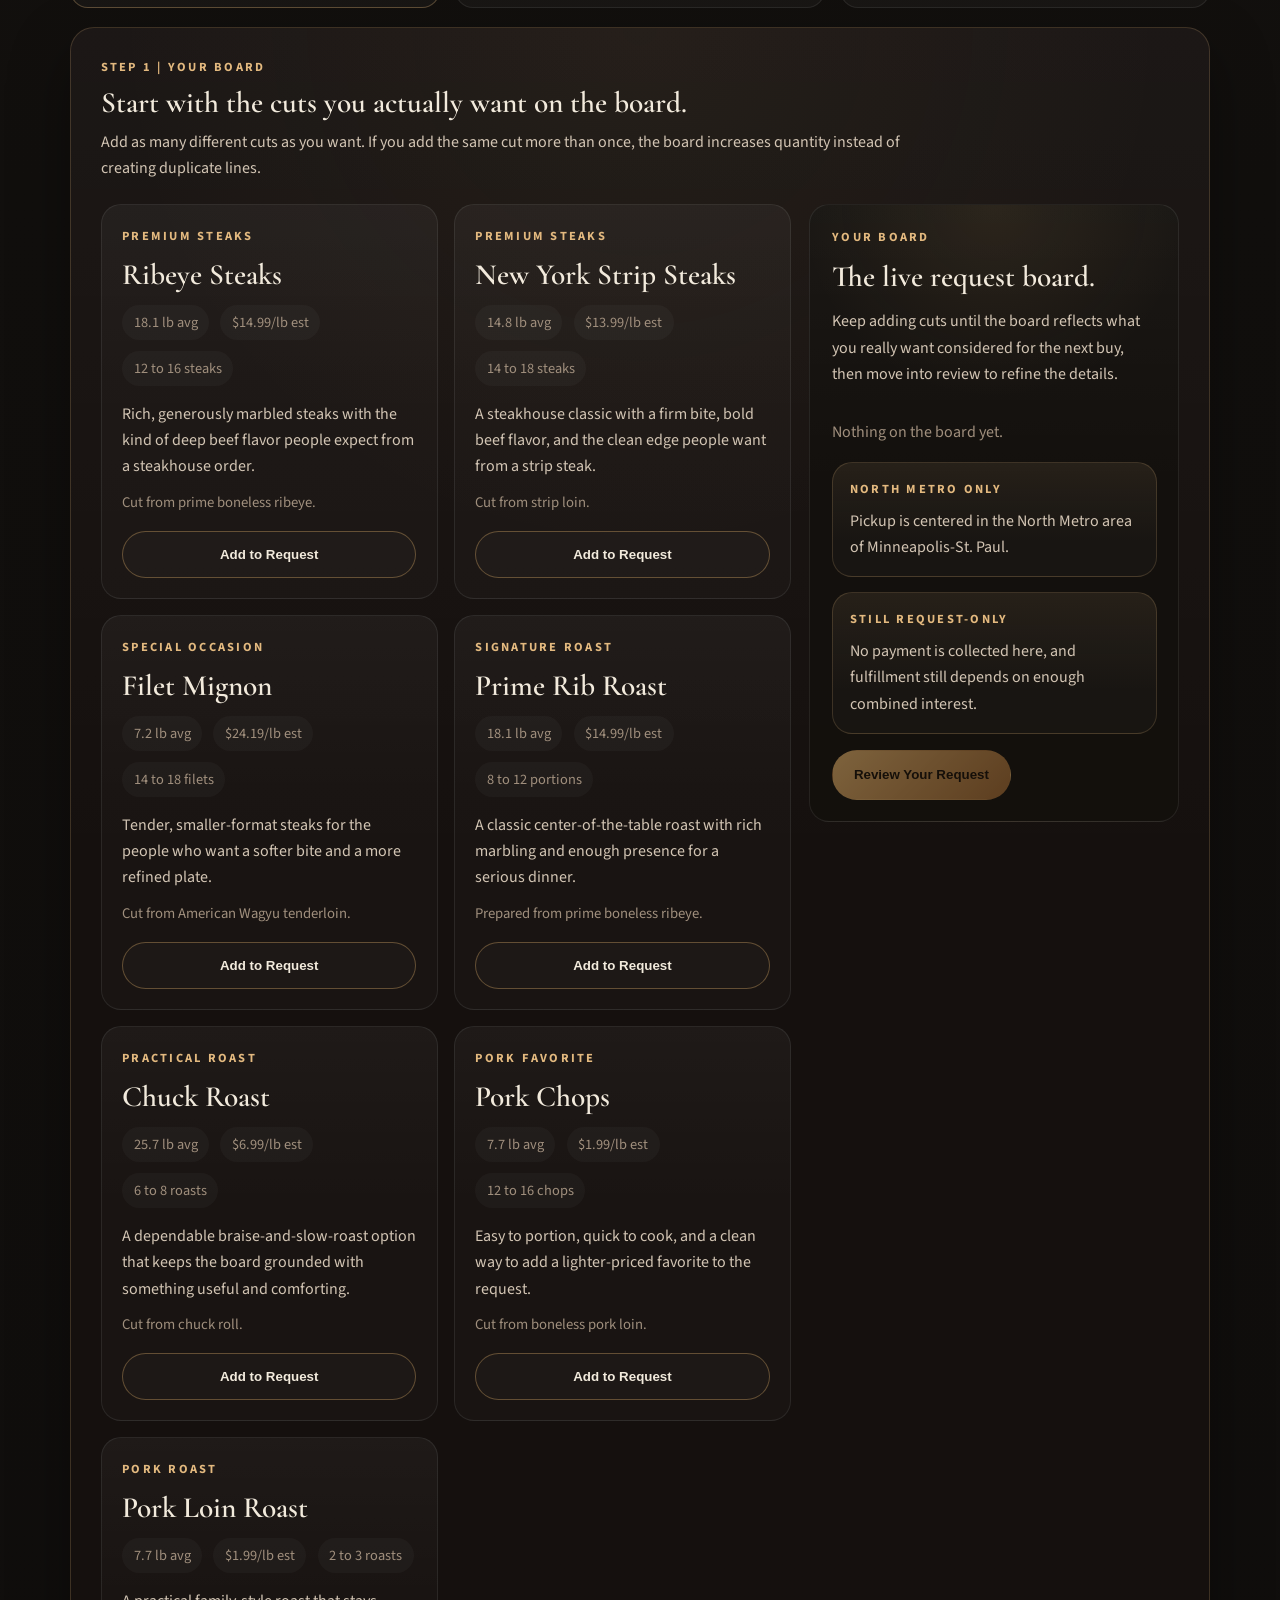
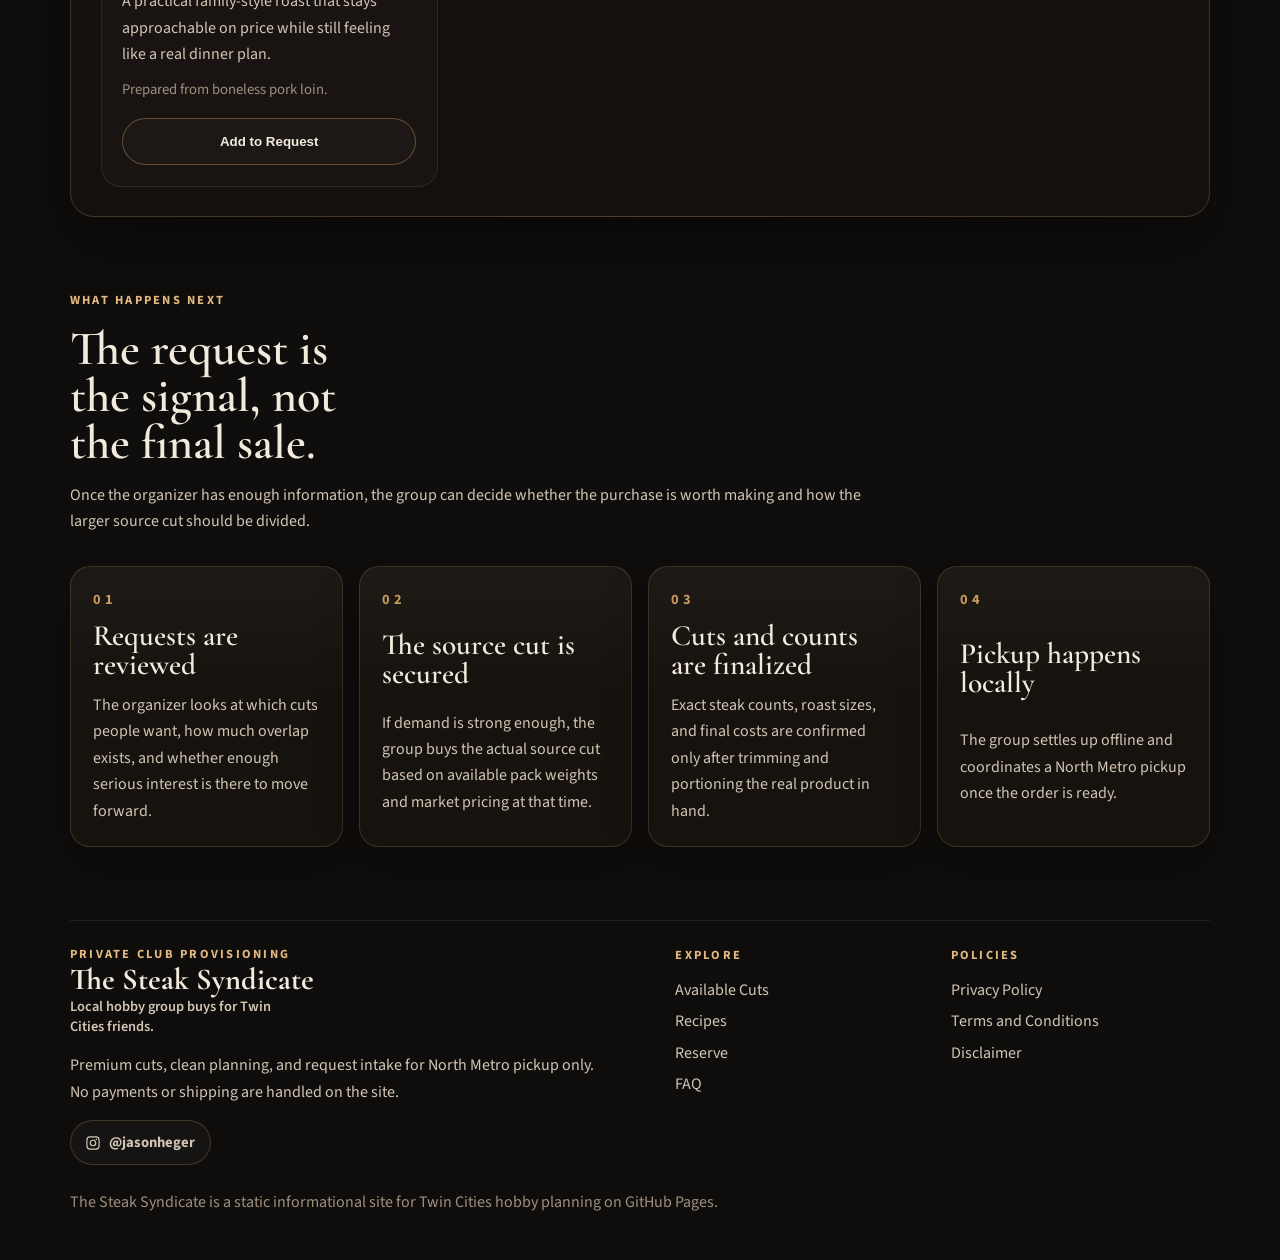
<file: reserve.html>
<!DOCTYPE html>
<html lang="en">
<head>
  <meta charset="UTF-8" />
  <meta name="viewport" content="width=device-width, initial-scale=1.0" />
  <title>The Steak Syndicate | Reserve Interest</title>
  <meta
    name="description"
    content="Build a request for The Steak Syndicate. Twin Cities hobby group buy planning with local North Metro pickup only and no payments on site."
  />
  <link rel="icon" type="image/png" href="TheSteakSyndicate.png" />
  <link rel="preconnect" href="https://fonts.googleapis.com" />
  <link rel="preconnect" href="https://fonts.gstatic.com" crossorigin />
  <link
    href="https://fonts.googleapis.com/css2?family=Cormorant+Garamond:wght@500;600;700&family=Source+Sans+3:wght@400;500;600;700&display=swap"
    rel="stylesheet"
  />
  <link rel="stylesheet" href="styles.css" />
</head>
<body>
  <div class="site-shell">
    <!-- Reserve page header -->
    <header class="hero page-hero reserve-page-hero">
      <div class="hero-overlay"></div>
      <nav class="topbar" aria-label="Primary">
        <a class="brand" href="index.html">
          <span class="brand-kicker">Private Club Provisioning</span>
          <span class="brand-name">The Steak Syndicate</span>
          <span class="brand-tagline" data-rotating-tagline aria-live="polite">
            Where prime steaks meet bourbon and fire.
          </span>
        </a>
        <div class="topbar-actions">
          <div class="nav-links">
            <a href="index.html">Home</a>
            <a href="index.html#cuts">Available Cuts</a>
            <a href="index.html#recipes">Recipes</a>
            <a class="is-current" href="reserve.html">Reserve</a>
            <a href="faq.html">FAQ</a>
          </div>
          <a
            class="social-link"
            href="https://www.instagram.com/jasonheger/"
            target="_blank"
            rel="noreferrer"
            aria-label="Instagram @jasonheger"
          >
            <svg class="social-icon" viewBox="0 0 24 24" aria-hidden="true">
              <path
                fill="currentColor"
                d="M7.5 2h9A5.5 5.5 0 0 1 22 7.5v9A5.5 5.5 0 0 1 16.5 22h-9A5.5 5.5 0 0 1 2 16.5v-9A5.5 5.5 0 0 1 7.5 2Zm0 1.8A3.7 3.7 0 0 0 3.8 7.5v9a3.7 3.7 0 0 0 3.7 3.7h9a3.7 3.7 0 0 0 3.7-3.7v-9a3.7 3.7 0 0 0-3.7-3.7h-9Zm9.65 1.35a1.2 1.2 0 1 1 0 2.4a1.2 1.2 0 0 1 0-2.4ZM12 7a5 5 0 1 1 0 10a5 5 0 0 1 0-10Zm0 1.8A3.2 3.2 0 1 0 12 15.2A3.2 3.2 0 0 0 12 8.8Z"
              />
            </svg>
            <span class="social-label">@jasonheger</span>
          </a>
        </div>
      </nav>

      <div class="hero-frame">
        <div class="hero-grid reserve-hero-grid">
          <div class="hero-copy reserve-hero-copy reveal">
            <p class="eyebrow">Reserve Interest | North Metro Pickup</p>
            <h1>Build your board, then send one clear local request.</h1>
            <p class="hero-intro">
              This is a guided request experience for Twin Cities friends. Use it to build a serious
              multi-cut request, not to place a guaranteed order. No payment is collected here, and
              fulfillment still depends on enough combined interest to justify a real source-cut buy.
            </p>
            <div class="hero-actions">
              <a class="button button-primary" href="#request-builder">Start Your Request</a>
              <a class="button button-secondary" href="index.html#cuts">Back to the Cuts</a>
            </div>
            <div class="notice-grid">
              <div class="local-notice">
                <p class="local-notice-label">North Metro Pickup</p>
                <p>
                  Pickup is centered in the North Metro area of Minneapolis-St. Paul. This request
                  flow is not set up for shipping or broad metro pickup scheduling.
                </p>
              </div>
              <div class="local-notice">
                <p class="local-notice-label">Request Only</p>
                <p>
                  Requests help estimate local demand for the larger source cuts behind these steaks
                  and roasts. They do not lock
                  inventory, pricing, or fulfillment on the site.
                </p>
              </div>
            </div>
          </div>

          <aside class="hero-panel reveal">
            <div class="hero-panel-header">
              <p class="panel-label">How This Works</p>
              <span class="panel-badge">No Checkout</span>
            </div>
            <h2>Confident request intake without a generic form feel.</h2>
            <p class="panel-copy">
              Add the cuts you want, review the details in one place, then submit contact details and
              acknowledgments only after the board looks right.
            </p>
            <div class="panel-points">
              <article class="panel-point">
                <span class="panel-point-title">Your board</span>
                <p>One line per cut, with quantity increasing when you add the same cut again.</p>
              </article>
              <article class="panel-point">
                <span class="panel-point-title">Your review</span>
                <p>Set thickness where it matters, plus grade, packaging, and flexibility notes.</p>
              </article>
              <article class="panel-point">
                <span class="panel-point-title">Your submission</span>
                <p>The site sends a clean request once you confirm the details, without making the flow feel like checkout.</p>
              </article>
            </div>
            <div class="hero-stats">
              <div class="stat-card">
                <span class="stat-value">3</span>
                <span class="stat-label">guided steps</span>
              </div>
              <div class="stat-card">
                <span class="stat-value">MSP</span>
                <span class="stat-label">friends only</span>
              </div>
              <div class="stat-card">
                <span class="stat-value">NM</span>
                <span class="stat-label">pickup focus</span>
              </div>
            </div>
          </aside>
        </div>
      </div>
    </header>

    <main>
      <!-- Request builder -->
      <section class="section reveal builder-section" id="request-builder">
        <div class="section-heading section-heading-strong">
          <p class="eyebrow">Request Builder</p>
          <h2>Pick the cuts first. Refine the details second. Submit only when it feels right.</h2>
          <p>
            The request builder is the center of the experience. It keeps the focus on finished
            steaks, roasts, and practical pickup expectations instead of making you work through a
            generic intake form.
          </p>
        </div>

        <div class="builder-shell builder-shell-emphasis" id="request-builder-shell">
          <div class="builder-steps" aria-label="Request steps">
            <button class="builder-step is-active" type="button" data-step-nav="1">
              <span class="builder-step-number">01</span>
              <span class="builder-step-copy">
                <strong>Your Board</strong>
                <span>Browse cuts and add them to the request.</span>
              </span>
            </button>
            <button class="builder-step" type="button" data-step-nav="2">
              <span class="builder-step-number">02</span>
              <span class="builder-step-copy">
                <strong>Review Your Request</strong>
                <span>Set quantity, thickness, packaging, and flexibility.</span>
              </span>
            </button>
            <button class="builder-step" type="button" data-step-nav="3">
              <span class="builder-step-number">03</span>
              <span class="builder-step-copy">
                <strong>Submit Request</strong>
                <span>Finish with contact details and required acknowledgments.</span>
              </span>
            </button>
          </div>

          <div class="builder-stage">
            <section class="builder-panel is-active" data-step-panel="1">
              <div class="builder-panel-heading">
                <p class="request-output-label">Step 1 | Your Board</p>
                <h3>Start with the cuts you actually want on the board.</h3>
                <p>
                  Add as many different cuts as you want. If you add the same cut more than once,
                  the board increases quantity instead of creating duplicate lines.
                </p>
              </div>

              <div class="builder-layout">
                <div class="board-catalog" id="board-catalog"></div>

                <aside class="board-sidebar">
                  <p class="panel-label">Your Board</p>
                  <h3>The live request board.</h3>
                  <p>
                    Keep adding cuts until the board reflects what you really want considered for the
                    next buy, then move into review to refine the details.
                  </p>
                  <div class="board-summary-list" id="board-summary-list"></div>
                  <p class="board-empty" id="board-empty">Nothing on the board yet.</p>
                  <div class="board-sidebar-notes">
                    <div class="local-notice">
                      <p class="local-notice-label">North Metro Only</p>
                      <p>Pickup is centered in the North Metro area of Minneapolis-St. Paul.</p>
                    </div>
                    <div class="local-notice">
                      <p class="local-notice-label">Still Request-Only</p>
                      <p>No payment is collected here, and fulfillment still depends on enough combined interest.</p>
                    </div>
                  </div>
                  <div class="request-actions">
                    <button class="button button-primary" type="button" id="continue-to-review" disabled>
                      Review Your Request
                    </button>
                  </div>
                </aside>
              </div>
            </section>

            <section class="builder-panel" data-step-panel="2" hidden>
              <div class="builder-panel-heading">
                <p class="request-output-label">Step 2 | Review Your Request</p>
                <h3>Dial in the details without losing the board.</h3>
                <p>
                  Choose quantity, unit, thickness where relevant, plus grade, packaging, and how
                  flexible you are if the final buy needs compromise.
                </p>
              </div>

              <div class="review-shell">
                <div class="review-list" id="review-list"></div>
                <p class="board-empty" id="review-empty" hidden>Your board is empty. Go back and add cuts first.</p>
              </div>

              <div class="request-actions">
                <button class="button button-secondary" type="button" id="back-to-board">
                  Back to Board
                </button>
                <button class="button button-primary" type="button" id="continue-to-contact">
                  Continue to Contact
                </button>
              </div>
            </section>

            <section class="builder-panel" data-step-panel="3" hidden>
              <div class="builder-panel-heading">
                <p class="request-output-label">Step 3 | Submit Request</p>
                <h3>Finish with contact details and local pickup acknowledgment.</h3>
                <p>
                  This final step confirms that you understand the request-only nature of the board,
                  the North Metro pickup location, and the fact that no payment is collected here.
                </p>
              </div>

              <div class="request-grid builder-contact-grid">
                <div class="request-card request-card-primary">
                  <form class="request-form" id="request-form">
                    <input type="hidden" name="pickupArea" value="North Metro" />

                    <div class="form-section">
                      <p class="request-output-label">Contact</p>
                      <div class="form-grid">
                        <label class="form-field">
                          <span>Full name</span>
                          <input type="text" name="fullName" placeholder="Your full name" required />
                        </label>
                        <label class="form-field">
                          <span>Email</span>
                          <input type="email" name="email" placeholder="name@example.com" required />
                        </label>
                        <label class="form-field">
                          <span>Phone</span>
                          <input type="tel" name="phone" placeholder="Optional" />
                        </label>
                        <div class="pickup-card">
                          <p class="local-notice-label">Pickup Location</p>
                          <p>North Metro</p>
                          <p class="pickup-card-note">Requests are structured around North Metro pickup only.</p>
                        </div>
                        <label class="form-field form-field-wide">
                          <span>General notes</span>
                          <textarea
                            name="generalNotes"
                            rows="4"
                            placeholder="Anything the organizer should know about timing, substitutions, or how flexible you are across the whole request"
                          ></textarea>
                        </label>
                      </div>
                    </div>

                    <div class="checkbox-stack">
                      <label class="checkbox-row">
                        <input type="checkbox" name="requestOnly" required />
                        <span>I understand this is a request only, not a guaranteed order.</span>
                      </label>
                      <label class="checkbox-row">
                        <input type="checkbox" name="pickupOnly" required />
                        <span>I understand pickup is centered in the North Metro area of Minneapolis-St. Paul.</span>
                      </label>
                      <label class="checkbox-row">
                        <input type="checkbox" name="noPayment" required />
                        <span>I understand no payment is collected on this site.</span>
                      </label>
                      <label class="checkbox-row">
                        <input type="checkbox" name="groupDemand" required />
                        <span>I understand final fulfillment depends on enough combined demand to justify the source-cut purchase.</span>
                      </label>
                    </div>

                    <div class="request-actions">
                      <button class="button button-secondary" type="button" id="back-to-review">
                        Back to Review
                      </button>
                      <button class="button button-primary" type="submit" id="submit-request">
                        Submit Request
                      </button>
                    </div>
                  </form>

                  <div class="submission-feedback" id="submission-feedback" hidden></div>
                </div>

                <aside class="request-sidecard">
                  <p class="panel-label">Request Notes</p>
                  <h3>Still local. Still request-only. Much easier to trust.</h3>
                  <p>
                    The site keeps the public experience polished while still sending a clean request
                    once everything is confirmed.
                  </p>
                  <div class="request-side-points">
                    <div>
                      <span class="panel-point-title">North Metro pickup</span>
                      <p>This request flow is built around North Metro pickup only, with no shipping offered.</p>
                    </div>
                    <div>
                      <span class="panel-point-title">No payment on site</span>
                      <p>The site does not collect payment, take deposits, or present a retail checkout.</p>
                    </div>
                    <div>
                      <span class="panel-point-title">Demand comes first</span>
                      <p>Final fulfillment depends on enough combined interest to justify buying and portioning the source cut.</p>
                    </div>
                  </div>
                  <div class="review-snapshot" id="review-snapshot"></div>
                </aside>
              </div>
            </section>
          </div>
          <p class="builder-status" id="builder-status" aria-live="polite"></p>
        </div>
      </section>

      <!-- What happens next -->
      <section class="section reveal">
        <div class="section-heading">
          <p class="eyebrow">What Happens Next</p>
          <h2>The request is the signal, not the final sale.</h2>
          <p>
            Once the organizer has enough information, the group can decide whether the purchase is
            worth making and how the larger source cut should be divided.
          </p>
        </div>

        <div class="process-grid next-steps-grid">
          <article class="process-card">
            <span class="step-number">01</span>
            <h3>Requests are reviewed</h3>
            <p>
              The organizer looks at which cuts people want, how much overlap exists, and whether
              enough serious interest is there to move forward.
            </p>
          </article>
          <article class="process-card">
            <span class="step-number">02</span>
            <h3>The source cut is secured</h3>
            <p>
              If demand is strong enough, the group buys the actual source cut based on available pack
              weights and market pricing at that time.
            </p>
          </article>
          <article class="process-card">
            <span class="step-number">03</span>
            <h3>Cuts and counts are finalized</h3>
            <p>
              Exact steak counts, roast sizes, and final costs are confirmed only after trimming and
              portioning the real product in hand.
            </p>
          </article>
          <article class="process-card">
            <span class="step-number">04</span>
            <h3>Pickup happens locally</h3>
            <p>
              The group settles up offline and coordinates a North Metro pickup once the order is
              ready.
            </p>
          </article>
        </div>
      </section>
    </main>

    <footer class="footer">
      <div class="footer-grid">
        <div class="footer-column footer-brand-column">
          <a class="brand brand-footer" href="index.html">
            <span class="brand-kicker">Private Club Provisioning</span>
            <span class="brand-name">The Steak Syndicate</span>
            <span class="brand-tagline">Local hobby group buys for Twin Cities friends.</span>
          </a>
          <p>
            Premium cuts, clean planning, and request intake for North Metro pickup only. No
            payments or shipping are handled on the site.
          </p>
          <a
            class="social-link social-link-inline"
            href="https://www.instagram.com/jasonheger/"
            target="_blank"
            rel="noreferrer"
            aria-label="Instagram @jasonheger"
          >
            <svg class="social-icon" viewBox="0 0 24 24" aria-hidden="true">
              <path
                fill="currentColor"
                d="M7.5 2h9A5.5 5.5 0 0 1 22 7.5v9A5.5 5.5 0 0 1 16.5 22h-9A5.5 5.5 0 0 1 2 16.5v-9A5.5 5.5 0 0 1 7.5 2Zm0 1.8A3.7 3.7 0 0 0 3.8 7.5v9a3.7 3.7 0 0 0 3.7 3.7h9a3.7 3.7 0 0 0 3.7-3.7v-9a3.7 3.7 0 0 0-3.7-3.7h-9Zm9.65 1.35a1.2 1.2 0 1 1 0 2.4a1.2 1.2 0 0 1 0-2.4ZM12 7a5 5 0 1 1 0 10a5 5 0 0 1 0-10Zm0 1.8A3.2 3.2 0 1 0 12 15.2A3.2 3.2 0 0 0 12 8.8Z"
              />
            </svg>
            <span class="social-label">@jasonheger</span>
          </a>
        </div>

        <div class="footer-column">
          <p class="footer-heading">Explore</p>
          <div class="footer-links">
            <a href="index.html#cuts">Available Cuts</a>
            <a href="index.html#recipes">Recipes</a>
            <a href="reserve.html">Reserve</a>
            <a href="faq.html">FAQ</a>
          </div>
        </div>

        <div class="footer-column">
          <p class="footer-heading">Policies</p>
          <div class="footer-links">
            <a href="privacy.html">Privacy Policy</a>
            <a href="terms.html">Terms and Conditions</a>
            <a href="disclaimer.html">Disclaimer</a>
          </div>
        </div>
      </div>
      <p class="footer-note">
        The Steak Syndicate is a static informational site for Twin Cities hobby planning on GitHub
        Pages.
      </p>
    </footer>
  </div>

  <script src="script.js"></script>
</body>
</html>
</file>
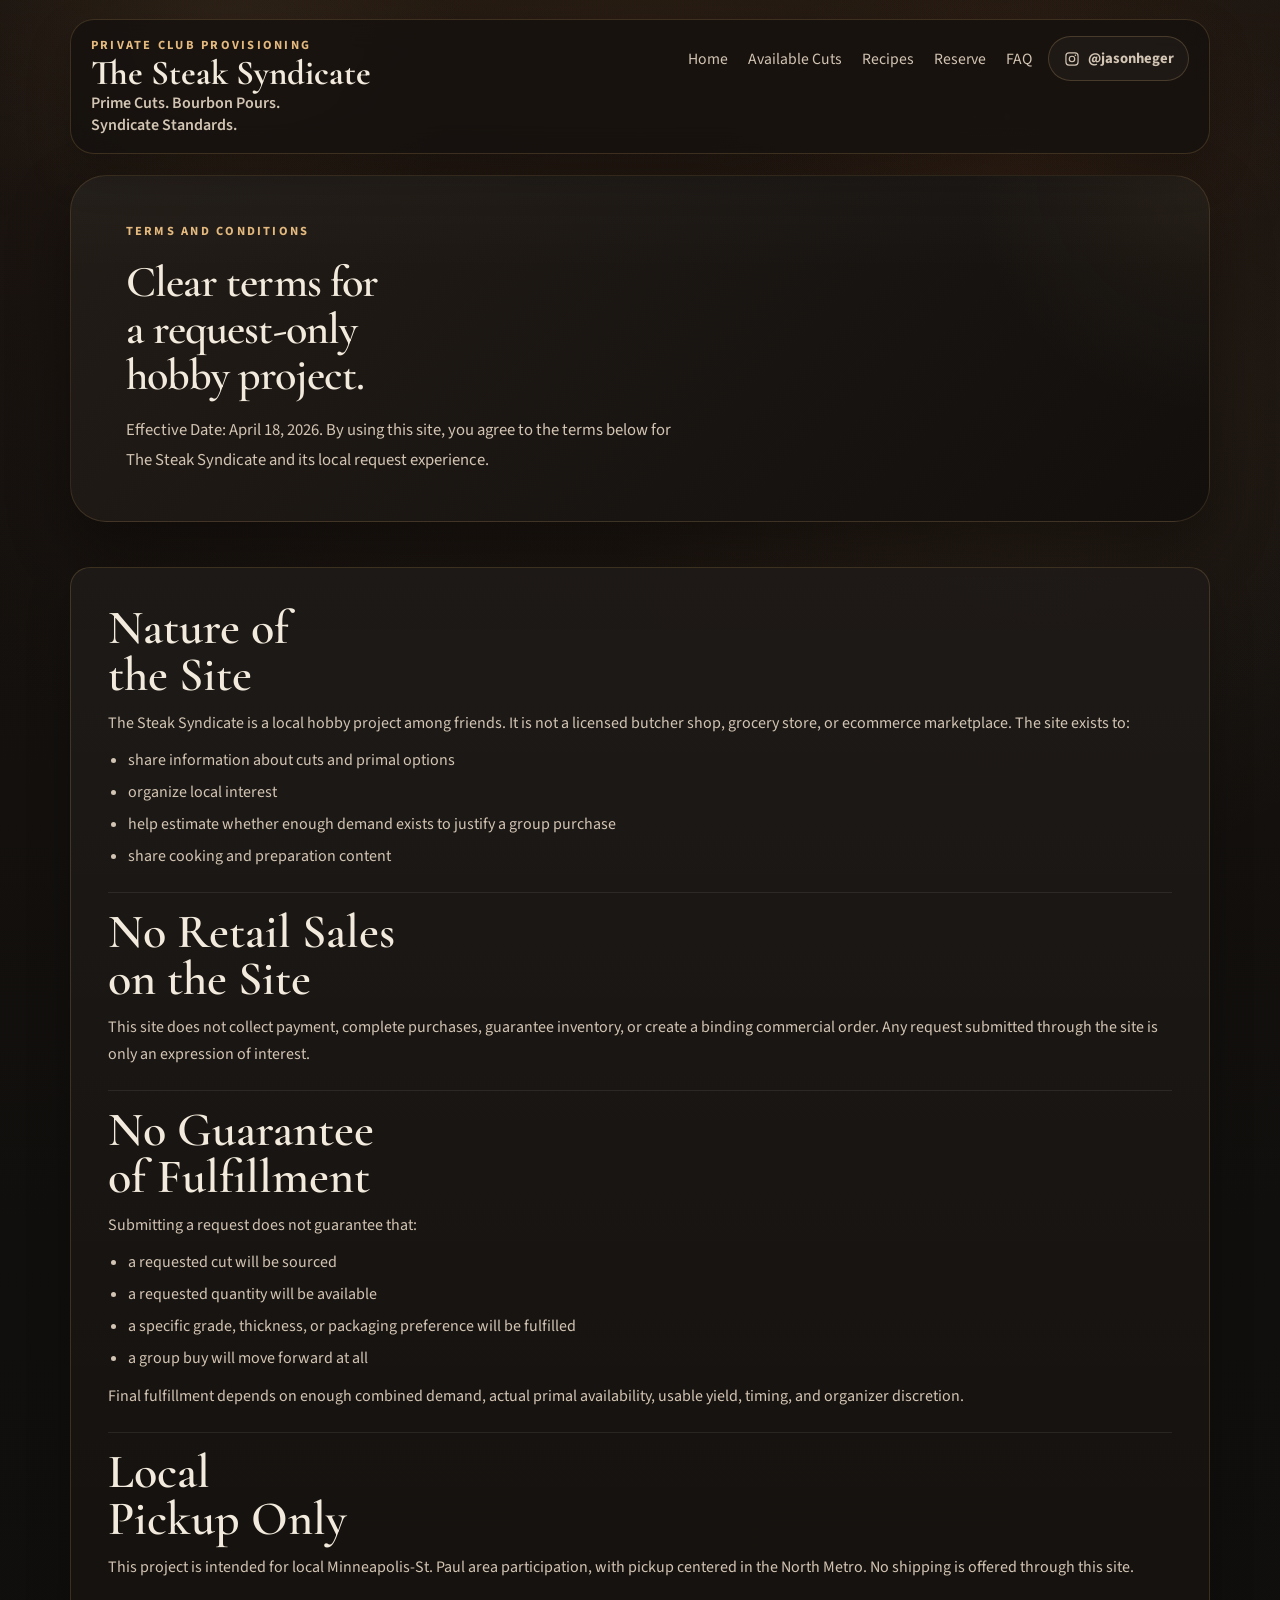
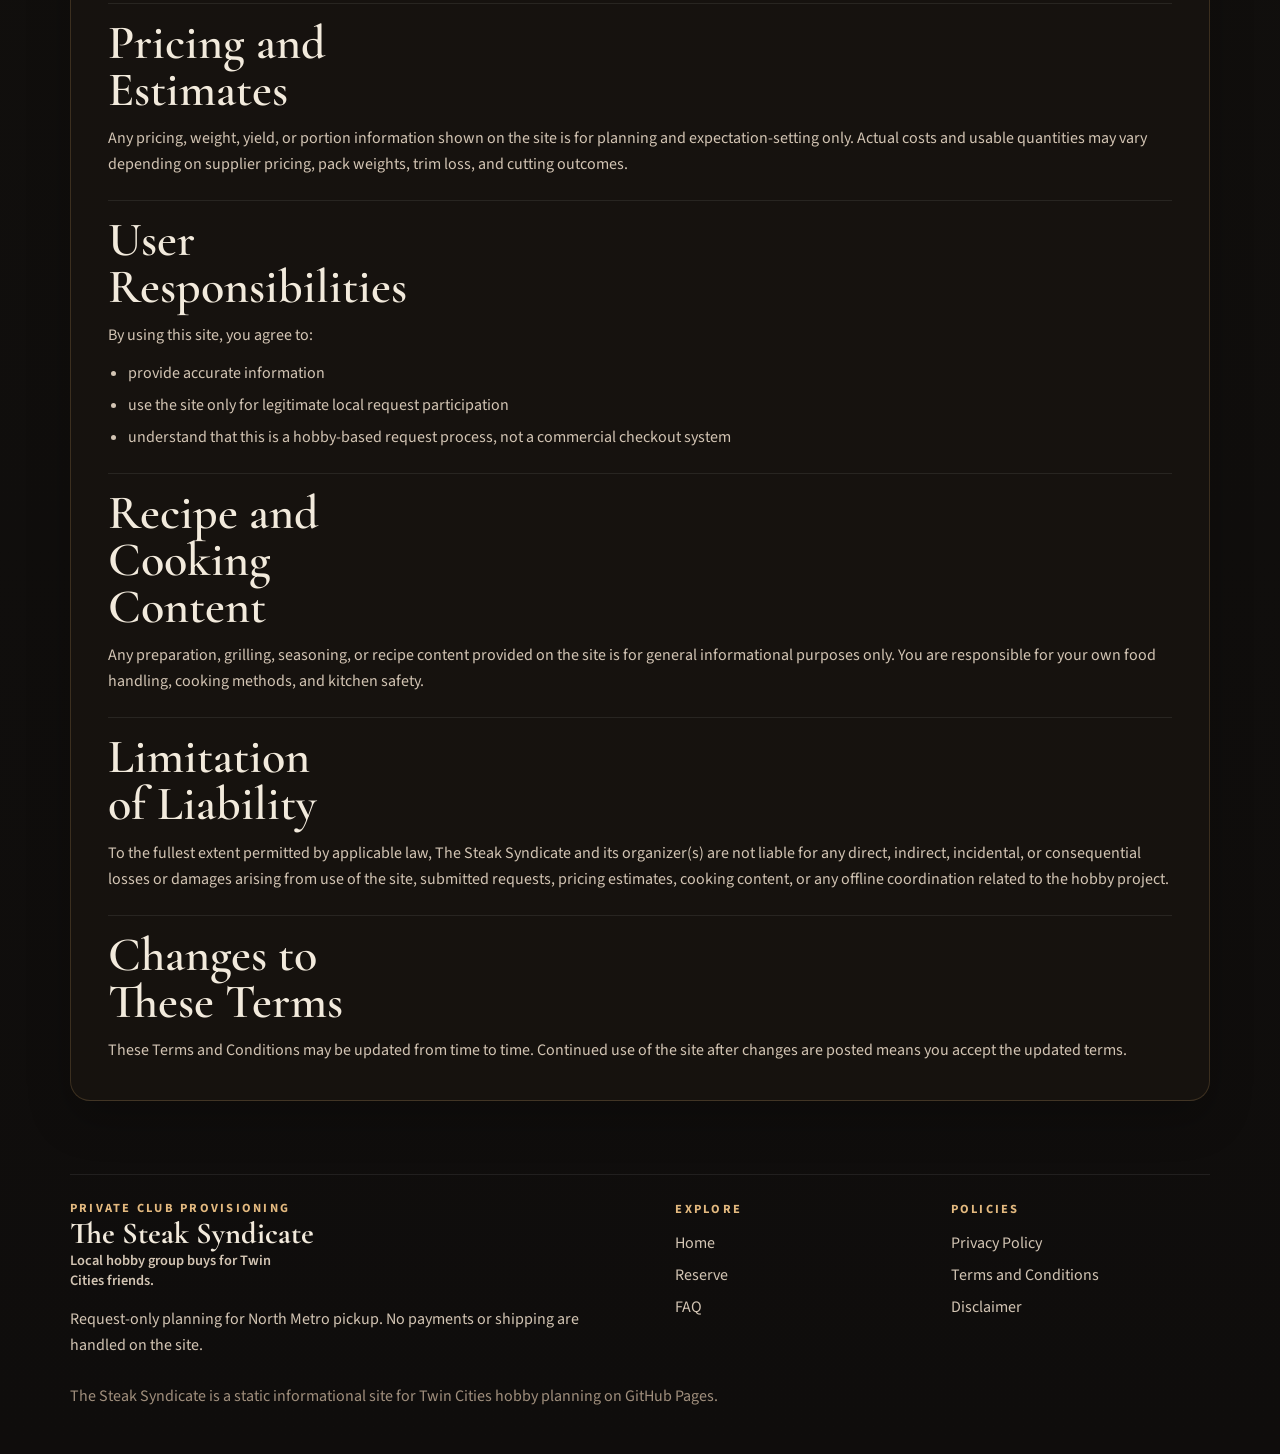
<file: terms.html>
<!DOCTYPE html>
<html lang="en">
<head>
  <meta charset="UTF-8" />
  <meta name="viewport" content="width=device-width, initial-scale=1.0" />
  <title>The Steak Syndicate | Terms and Conditions</title>
  <meta
    name="description"
    content="Terms and Conditions for The Steak Syndicate, a Twin Cities hobby group request site for local primal planning."
  />
  <link rel="icon" type="image/png" href="TheSteakSyndicate.png" />
  <link rel="preconnect" href="https://fonts.googleapis.com" />
  <link rel="preconnect" href="https://fonts.gstatic.com" crossorigin />
  <link
    href="https://fonts.googleapis.com/css2?family=Cormorant+Garamond:wght@500;600;700&family=Source+Sans+3:wght@400;500;600;700&display=swap"
    rel="stylesheet"
  />
  <link rel="stylesheet" href="styles.css" />
</head>
<body>
  <div class="site-shell">
    <header class="hero page-hero">
      <div class="hero-overlay"></div>
      <nav class="topbar" aria-label="Primary">
        <a class="brand" href="index.html">
          <span class="brand-kicker">Private Club Provisioning</span>
          <span class="brand-name">The Steak Syndicate</span>
          <span class="brand-tagline" data-rotating-tagline aria-live="polite">
            Where prime steaks meet bourbon and fire.
          </span>
        </a>
        <div class="topbar-actions">
          <div class="nav-links">
            <a href="index.html">Home</a>
            <a href="index.html#cuts">Available Cuts</a>
            <a href="index.html#recipes">Recipes</a>
            <a href="reserve.html">Reserve</a>
            <a href="faq.html">FAQ</a>
          </div>
          <a
            class="social-link"
            href="https://www.instagram.com/jasonheger/"
            target="_blank"
            rel="noreferrer"
            aria-label="Instagram @jasonheger"
          >
            <svg class="social-icon" viewBox="0 0 24 24" aria-hidden="true">
              <path
                fill="currentColor"
                d="M7.5 2h9A5.5 5.5 0 0 1 22 7.5v9A5.5 5.5 0 0 1 16.5 22h-9A5.5 5.5 0 0 1 2 16.5v-9A5.5 5.5 0 0 1 7.5 2Zm0 1.8A3.7 3.7 0 0 0 3.8 7.5v9a3.7 3.7 0 0 0 3.7 3.7h9a3.7 3.7 0 0 0 3.7-3.7v-9a3.7 3.7 0 0 0-3.7-3.7h-9Zm9.65 1.35a1.2 1.2 0 1 1 0 2.4a1.2 1.2 0 0 1 0-2.4ZM12 7a5 5 0 1 1 0 10a5 5 0 0 1 0-10Zm0 1.8A3.2 3.2 0 1 0 12 15.2A3.2 3.2 0 0 0 12 8.8Z"
              />
            </svg>
            <span class="social-label">@jasonheger</span>
          </a>
        </div>
      </nav>

      <div class="hero-frame">
        <div class="hero-grid legal-hero-grid">
          <div class="hero-copy reveal">
            <p class="eyebrow">Terms and Conditions</p>
            <h1>Clear terms for a request-only hobby project.</h1>
            <p class="hero-intro">
              Effective Date: April 18, 2026. By using this site, you agree to the terms below for
              The Steak Syndicate and its local request experience.
            </p>
          </div>
        </div>
      </div>
    </header>

    <main>
      <section class="section reveal">
        <div class="legal-shell">
          <article class="legal-card">
            <section class="legal-section">
              <h2>Nature of the Site</h2>
              <p>
                The Steak Syndicate is a local hobby project among friends. It is not a licensed
                butcher shop, grocery store, or ecommerce marketplace. The site exists to:
              </p>
              <ul class="legal-list">
                <li>share information about cuts and primal options</li>
                <li>organize local interest</li>
                <li>help estimate whether enough demand exists to justify a group purchase</li>
                <li>share cooking and preparation content</li>
              </ul>
            </section>

            <section class="legal-section">
              <h2>No Retail Sales on the Site</h2>
              <p>
                This site does not collect payment, complete purchases, guarantee inventory, or
                create a binding commercial order. Any request submitted through the site is only an
                expression of interest.
              </p>
            </section>

            <section class="legal-section">
              <h2>No Guarantee of Fulfillment</h2>
              <p>Submitting a request does not guarantee that:</p>
              <ul class="legal-list">
                <li>a requested cut will be sourced</li>
                <li>a requested quantity will be available</li>
                <li>a specific grade, thickness, or packaging preference will be fulfilled</li>
                <li>a group buy will move forward at all</li>
              </ul>
              <p>
                Final fulfillment depends on enough combined demand, actual primal availability,
                usable yield, timing, and organizer discretion.
              </p>
            </section>

            <section class="legal-section">
              <h2>Local Pickup Only</h2>
              <p>
                This project is intended for local Minneapolis-St. Paul area participation, with
                pickup centered in the North Metro. No shipping is offered through this site.
              </p>
            </section>

            <section class="legal-section">
              <h2>Pricing and Estimates</h2>
              <p>
                Any pricing, weight, yield, or portion information shown on the site is for planning
                and expectation-setting only. Actual costs and usable quantities may vary depending on
                supplier pricing, pack weights, trim loss, and cutting outcomes.
              </p>
            </section>

            <section class="legal-section">
              <h2>User Responsibilities</h2>
              <p>By using this site, you agree to:</p>
              <ul class="legal-list">
                <li>provide accurate information</li>
                <li>use the site only for legitimate local request participation</li>
                <li>understand that this is a hobby-based request process, not a commercial checkout system</li>
              </ul>
            </section>

            <section class="legal-section">
              <h2>Recipe and Cooking Content</h2>
              <p>
                Any preparation, grilling, seasoning, or recipe content provided on the site is for
                general informational purposes only. You are responsible for your own food handling,
                cooking methods, and kitchen safety.
              </p>
            </section>

            <section class="legal-section">
              <h2>Limitation of Liability</h2>
              <p>
                To the fullest extent permitted by applicable law, The Steak Syndicate and its
                organizer(s) are not liable for any direct, indirect, incidental, or consequential
                losses or damages arising from use of the site, submitted requests, pricing estimates,
                cooking content, or any offline coordination related to the hobby project.
              </p>
            </section>

            <section class="legal-section">
              <h2>Changes to These Terms</h2>
              <p>
                These Terms and Conditions may be updated from time to time. Continued use of the site
                after changes are posted means you accept the updated terms.
              </p>
            </section>
          </article>
        </div>
      </section>
    </main>

    <footer class="footer">
      <div class="footer-grid">
        <div class="footer-column footer-brand-column">
          <a class="brand brand-footer" href="index.html">
            <span class="brand-kicker">Private Club Provisioning</span>
            <span class="brand-name">The Steak Syndicate</span>
            <span class="brand-tagline">Local hobby group buys for Twin Cities friends.</span>
          </a>
          <p>Request-only planning for North Metro pickup. No payments or shipping are handled on the site.</p>
        </div>
        <div class="footer-column">
          <p class="footer-heading">Explore</p>
          <div class="footer-links">
            <a href="index.html">Home</a>
            <a href="reserve.html">Reserve</a>
            <a href="faq.html">FAQ</a>
          </div>
        </div>
        <div class="footer-column">
          <p class="footer-heading">Policies</p>
          <div class="footer-links">
            <a href="privacy.html">Privacy Policy</a>
            <a href="terms.html">Terms and Conditions</a>
            <a href="disclaimer.html">Disclaimer</a>
          </div>
        </div>
      </div>
      <p class="footer-note">The Steak Syndicate is a static informational site for Twin Cities hobby planning on GitHub Pages.</p>
    </footer>
  </div>

  <script src="script.js"></script>
</body>
</html>
</file>
<file: styles.css>
/* ------------------------------ */
/* Design tokens and base styles  */
/* ------------------------------ */

:root {
  --bg: #120f0d;
  --bg-elevated: #1a1512;
  --bg-soft: #241d18;
  --panel: rgba(28, 22, 18, 0.92);
  --panel-soft: rgba(255, 255, 255, 0.024);
  --panel-strong: rgba(17, 13, 11, 0.96);
  --line: rgba(197, 154, 94, 0.22);
  --line-strong: rgba(197, 154, 94, 0.42);
  --line-soft: rgba(255, 255, 255, 0.08);
  --text: #f2eadc;
  --text-soft: #d3c5b4;
  --text-muted: #a08f7d;
  --accent: #c59a5e;
  --accent-strong: #e3b97f;
  --accent-deep: #8e5d2d;
  --accent-soft: rgba(197, 154, 94, 0.12);
  --burnt: #7c3f1f;
  --shadow: 0 24px 60px rgba(0, 0, 0, 0.36);
  --shadow-soft: 0 18px 44px rgba(0, 0, 0, 0.24);
  --radius-lg: 30px;
  --radius-md: 20px;
  --radius-sm: 14px;
  --content-width: 1140px;
}

*,
*::before,
*::after {
  box-sizing: border-box;
}

html {
  scroll-behavior: smooth;
}

body {
  margin: 0;
  color: var(--text);
  font-family: "Source Sans 3", sans-serif;
  background:
    radial-gradient(circle at top, rgba(140, 78, 37, 0.12), transparent 30%),
    radial-gradient(circle at 82% 14%, rgba(197, 154, 94, 0.08), transparent 16%),
    linear-gradient(180deg, #17120f 0%, #110f0d 40%, #0f0d0c 100%);
  min-height: 100vh;
}

body::before {
  content: "";
  position: fixed;
  inset: 0;
  pointer-events: none;
  background:
    linear-gradient(135deg, rgba(255, 255, 255, 0.01), transparent 26%),
    repeating-linear-gradient(
      135deg,
      rgba(255, 255, 255, 0.01) 0,
      rgba(255, 255, 255, 0.01) 1px,
      transparent 1px,
      transparent 14px
    );
  opacity: 0.12;
}

a {
  color: inherit;
  text-decoration: none;
}

img {
  max-width: 100%;
  display: block;
}

.site-shell {
  position: relative;
  overflow: hidden;
}

/* ------------------------------ */
/* Shared typography and layout   */
/* ------------------------------ */

.section,
.topbar,
.hero-frame,
.footer {
  width: min(calc(100% - 2rem), var(--content-width));
  margin: 0 auto;
}

.section {
  padding: 0 0 4.55rem;
}

.eyebrow,
.summary-kicker,
.panel-label,
.cut-type,
.resource-label,
.metric-label,
.brand-kicker,
.local-notice-label,
.request-output-label,
.footer-heading {
  letter-spacing: 0.18em;
  text-transform: uppercase;
  font-size: 0.78rem;
  font-weight: 700;
}

.eyebrow,
.summary-kicker,
.panel-label,
.resource-label,
.brand-kicker,
.local-notice-label,
.request-output-label,
.footer-heading {
  color: var(--accent-strong);
}

h1,
h2,
h3 {
  margin: 0;
  font-family: "Cormorant Garamond", serif;
  font-weight: 600;
  line-height: 0.98;
}

h1 {
  font-size: clamp(2.46rem, 3.45vw, 3.55rem);
  max-width: 13.2ch;
  letter-spacing: -0.02em;
  text-wrap: balance;
  line-height: 1.05;
}

h2 {
  font-size: clamp(2.15rem, 3.75vw, 3.15rem);
  max-width: 13ch;
  text-wrap: balance;
}

h3 {
  font-size: clamp(1.8rem, 2.3vw, 2.1rem);
}

p,
li {
  color: var(--text-soft);
  line-height: 1.65;
  font-size: 1rem;
}

p {
  margin: 0;
}

.section-heading {
  display: grid;
  gap: 0.95rem;
  margin-bottom: 1.95rem;
}

.section-heading p:last-child {
  max-width: 52rem;
}

.section-heading-strong {
  max-width: 58rem;
}

.text-link {
  color: var(--accent-strong);
  text-decoration: underline;
  text-decoration-color: rgba(224, 185, 127, 0.45);
  text-underline-offset: 0.18rem;
}

/* ------------------------------ */
/* Hero and navigation            */
/* ------------------------------ */

.hero {
  position: relative;
  padding: 1.2rem 0 3.5rem;
  isolation: isolate;
}

.page-hero {
  padding-bottom: 2.8rem;
}

.hero-overlay {
  position: absolute;
  inset: 0;
  z-index: -1;
  background:
    radial-gradient(circle at 18% 10%, rgba(197, 154, 94, 0.08), transparent 20%),
    radial-gradient(circle at 80% 28%, rgba(124, 63, 31, 0.11), transparent 24%),
    linear-gradient(180deg, rgba(0, 0, 0, 0.08), transparent 28%),
    linear-gradient(180deg, rgba(197, 154, 94, 0.04), transparent 40%);
}

.topbar {
  display: flex;
  align-items: flex-start;
  justify-content: space-between;
  gap: 1.35rem;
  padding: 1rem 1.25rem;
  border: 1px solid var(--line);
  border-radius: 24px;
  background: rgba(20, 17, 14, 0.8);
  backdrop-filter: blur(14px);
  position: sticky;
  top: 1rem;
  z-index: 10;
  box-shadow: var(--shadow-soft);
}

.brand {
  display: inline-flex;
  flex-direction: column;
  gap: 0.18rem;
  max-width: 29rem;
}

.brand-name {
  font-family: "Cormorant Garamond", serif;
  font-size: 2.18rem;
  font-weight: 700;
  line-height: 0.93;
  color: var(--text);
}

.brand-tagline {
  color: var(--text-soft);
  font-size: 1rem;
  font-weight: 600;
  line-height: 1.38;
  max-width: 30ch;
  opacity: 0.88;
  transition: opacity 280ms ease, color 180ms ease;
}

.brand-tagline.is-ready {
  opacity: 1;
}

.topbar-actions {
  display: flex;
  align-items: center;
  justify-content: flex-end;
  gap: 1rem;
  flex-wrap: wrap;
}

.nav-links {
  display: flex;
  align-items: center;
  justify-content: flex-end;
  gap: 1.25rem;
  flex-wrap: wrap;
}

.nav-links a {
  color: var(--text-soft);
  font-size: 0.98rem;
  transition: color 180ms ease, transform 180ms ease;
}

.nav-links a:hover,
.nav-links a:focus-visible {
  color: var(--text);
  transform: translateY(-1px);
}

.nav-links a.is-current {
  color: var(--text);
}

.social-link {
  display: inline-flex;
  align-items: center;
  gap: 0.5rem;
  min-height: 2.75rem;
  padding: 0.68rem 0.9rem;
  border-radius: 999px;
  border: 1px solid rgba(224, 181, 122, 0.22);
  background: rgba(255, 255, 255, 0.03);
  color: var(--text-soft);
  transition:
    transform 180ms ease,
    border-color 180ms ease,
    color 180ms ease,
    background-color 180ms ease;
}

.social-link:hover,
.social-link:focus-visible {
  transform: translateY(-1px);
  color: var(--text);
  border-color: rgba(224, 181, 122, 0.34);
  background: rgba(197, 154, 94, 0.08);
}

.social-link-inline {
  width: fit-content;
}

.social-icon {
  width: 1rem;
  height: 1rem;
  flex: 0 0 auto;
}

.social-label {
  font-size: 0.92rem;
  font-weight: 700;
}

.hero-frame {
  margin-top: 1.35rem;
  padding: 2.35rem 2.45rem;
  border: 1px solid rgba(197, 154, 94, 0.18);
  border-radius: 36px;
  background:
    radial-gradient(circle at top right, rgba(197, 154, 94, 0.08), transparent 20%),
    linear-gradient(180deg, rgba(255, 255, 255, 0.02), transparent 28%),
    linear-gradient(135deg, rgba(35, 29, 24, 0.97), rgba(18, 15, 13, 0.99));
  box-shadow: var(--shadow);
}

.hero-grid {
  display: grid;
  width: 100%;
  grid-template-columns: minmax(0, 1.02fr) minmax(360px, 0.98fr);
  gap: 1.8rem;
  align-items: center;
}

.reserve-hero-grid {
  grid-template-columns: minmax(0, 1.01fr) minmax(375px, 0.99fr);
  gap: 1.9rem;
  align-items: center;
}

.legal-hero-grid {
  grid-template-columns: minmax(0, 1fr);
}

.hero-copy {
  display: grid;
  align-content: center;
  gap: 1.12rem;
  max-width: 40rem;
  padding: 0.45rem 0 0.45rem clamp(0.45rem, 1.2vw, 1.05rem);
}

.home-hero-copy {
  max-width: 40.5rem;
}

.home-page-hero .hero-copy h1 {
  font-size: clamp(2.62rem, 3.75vw, 3.82rem);
  max-width: 12.7ch;
}

.reserve-page-hero .hero-frame {
  padding: 2.45rem 2.65rem;
}

.reserve-hero-copy {
  max-width: 37rem;
  gap: 1.18rem;
  padding-left: clamp(0.6rem, 1.45vw, 1.25rem);
}

.reserve-page-hero .hero-copy h1 {
  font-size: clamp(2.08rem, 2.75vw, 2.96rem);
  max-width: 13.4ch;
  line-height: 1.07;
}

.reserve-page-hero .hero-intro {
  max-width: 33.5rem;
  font-size: 1.02rem;
  line-height: 1.8;
}

.reserve-page-hero .hero-panel {
  padding: 1.62rem 1.7rem;
}

.hero-intro {
  max-width: 35rem;
  font-size: 1.04rem;
  line-height: 1.8;
}

.hero-actions {
  display: flex;
  flex-wrap: wrap;
  gap: 0.9rem;
  padding-top: 0.18rem;
}

.hero-meta {
  display: flex;
  flex-wrap: wrap;
  gap: 0.75rem;
  padding-top: 0.15rem;
}

.hero-meta span {
  padding: 0.58rem 0.84rem;
  border: 1px solid rgba(255, 255, 255, 0.08);
  border-radius: 999px;
  color: var(--text-muted);
  font-size: 0.92rem;
  background: rgba(255, 255, 255, 0.02);
}

.local-notice {
  display: grid;
  gap: 0.52rem;
  padding: 1rem 1.05rem;
  border: 1px solid rgba(224, 181, 122, 0.18);
  border-radius: var(--radius-md);
  background:
    linear-gradient(180deg, rgba(197, 154, 94, 0.08), transparent 70%),
    rgba(255, 255, 255, 0.025);
}

.local-notice-hero {
  max-width: 36rem;
}

.notice-grid {
  display: grid;
  grid-template-columns: repeat(2, minmax(0, 1fr));
  gap: 0.9rem;
}

.share-block {
  display: grid;
  gap: 0.8rem;
}

.share-block-hero {
  max-width: 40rem;
}

.share-prompt {
  color: var(--text);
  font-weight: 600;
}

.share-actions {
  display: flex;
  flex-wrap: wrap;
  gap: 0.7rem;
}

.share-button {
  display: inline-flex;
  align-items: center;
  justify-content: center;
  min-height: 2.9rem;
  padding: 0.72rem 1rem;
  border-radius: 999px;
  border: 1px solid rgba(224, 181, 122, 0.2);
  background: rgba(255, 255, 255, 0.03);
  color: var(--text-soft);
  font: inherit;
  font-weight: 700;
  cursor: pointer;
  transition:
    transform 180ms ease,
    border-color 180ms ease,
    color 180ms ease,
    background-color 180ms ease;
}

.share-button:hover,
.share-button:focus-visible {
  transform: translateY(-1px);
  color: var(--text);
  border-color: rgba(224, 181, 122, 0.34);
  background: rgba(197, 154, 94, 0.08);
}

.share-status {
  min-height: 1.25rem;
  color: var(--text-muted);
  font-size: 0.92rem;
}

.hero-panel {
  display: grid;
  align-content: start;
  gap: 1.05rem;
  padding: 1.7rem;
  border: 1px solid var(--line);
  border-radius: var(--radius-lg);
  background:
    linear-gradient(180deg, rgba(255, 255, 255, 0.038), transparent 36%),
    rgba(20, 16, 13, 0.9);
  box-shadow: var(--shadow-soft);
}

.hero-panel-header {
  display: flex;
  align-items: center;
  justify-content: space-between;
  gap: 1rem;
}

.panel-badge {
  padding: 0.48rem 0.74rem;
  border-radius: 999px;
  border: 1px solid rgba(224, 181, 122, 0.24);
  background: rgba(197, 154, 94, 0.08);
  color: var(--accent-strong);
  font-size: 0.82rem;
  font-weight: 700;
  letter-spacing: 0.12em;
  text-transform: uppercase;
}

.hero-panel h2 {
  font-size: clamp(1.8rem, 2.55vw, 2.3rem);
  max-width: 14ch;
}

.panel-copy {
  max-width: 32rem;
}

.panel-points {
  display: grid;
  gap: 0.82rem;
}

.panel-point {
  padding-top: 0.92rem;
  border-top: 1px solid rgba(255, 255, 255, 0.08);
}

.panel-point-title {
  display: block;
  margin-bottom: 0.35rem;
  color: var(--text);
  font-size: 0.9rem;
  font-weight: 700;
  letter-spacing: 0.14em;
  text-transform: uppercase;
}

.hero-stats {
  display: grid;
  grid-template-columns: repeat(3, minmax(0, 1fr));
  gap: 0.8rem;
  margin-top: 0.2rem;
}

.stat-card {
  padding: 0.95rem;
  border-radius: var(--radius-sm);
  border: 1px solid rgba(255, 255, 255, 0.06);
  background: rgba(255, 255, 255, 0.03);
}

.stat-value {
  display: block;
  color: var(--text);
  font-family: "Cormorant Garamond", serif;
  font-size: 2.2rem;
  line-height: 0.95;
}

.stat-label {
  display: block;
  color: var(--text-muted);
  margin-top: 0.28rem;
  font-size: 0.92rem;
}

/* ------------------------------ */
/* Buttons and cards              */
/* ------------------------------ */

.button {
  display: inline-flex;
  align-items: center;
  justify-content: center;
  min-height: 3.1rem;
  padding: 0.82rem 1.3rem;
  border-radius: 999px;
  font-weight: 700;
  border: 1px solid transparent;
  transition:
    transform 180ms ease,
    border-color 180ms ease,
    background-color 180ms ease,
    box-shadow 180ms ease;
}

.button:hover,
.button:focus-visible {
  transform: translateY(-2px);
}

.button:disabled,
.button[aria-disabled="true"] {
  cursor: not-allowed;
  opacity: 0.6;
  transform: none;
  box-shadow: none;
}

.button-primary {
  background: linear-gradient(135deg, var(--accent) 0%, var(--accent-deep) 100%);
  color: #170f08;
  box-shadow: 0 16px 40px rgba(142, 93, 45, 0.35);
}

.button-primary:hover,
.button-primary:focus-visible {
  box-shadow: 0 18px 44px rgba(142, 93, 45, 0.42);
}

.button-secondary {
  border-color: var(--line-strong);
  background: rgba(255, 255, 255, 0.02);
  color: var(--text);
}

.button-compact {
  min-height: 2.95rem;
  padding: 0.72rem 1rem;
}

.summary,
.process-grid,
.cuts-grid,
.resource-grid {
  display: grid;
  gap: 1rem;
}

.summary {
  grid-template-columns: repeat(3, minmax(0, 1fr));
}

.process-grid {
  grid-template-columns: repeat(4, minmax(0, 1fr));
}

.cuts-grid,
.resource-grid {
  grid-template-columns: repeat(3, minmax(0, 1fr));
}

.summary-card,
.process-card,
.cut-card,
.resource-card,
.disclaimer-card,
.legal-card,
.faq-card {
  border: 1px solid var(--line);
  border-radius: var(--radius-md);
  background:
    linear-gradient(180deg, rgba(255, 255, 255, 0.03), transparent 46%),
    rgba(23, 19, 16, 0.92);
  box-shadow: var(--shadow-soft);
}

.summary-card,
.process-card,
.cut-card,
.resource-card,
.legal-card,
.faq-card {
  padding: 1.4rem;
}

.summary-card {
  display: grid;
  gap: 0.75rem;
}

.summary-card h2 {
  font-size: clamp(2rem, 3vw, 2.75rem);
  max-width: 12ch;
}

.process-card {
  display: grid;
  gap: 0.75rem;
}

.step-number {
  color: var(--accent);
  font-size: 0.9rem;
  font-weight: 700;
  letter-spacing: 0.24em;
}

.cut-card,
.resource-card {
  display: grid;
  gap: 0.95rem;
  transition:
    transform 220ms ease,
    border-color 220ms ease,
    box-shadow 220ms ease,
    background-color 220ms ease;
}

.cut-card:hover,
.cut-card:focus-within,
.resource-card:hover,
.resource-card:focus-visible,
.faq-card:hover,
.faq-card:focus-visible {
  transform: translateY(-4px);
  border-color: rgba(224, 181, 122, 0.34);
  box-shadow: 0 28px 72px rgba(0, 0, 0, 0.42);
}

.cut-type {
  color: var(--accent-strong);
}

.cut-description,
.review-card-copy {
  max-width: 48rem;
}

.cut-source-note {
  margin-top: -0.25rem;
  color: var(--text-muted);
  font-size: 0.92rem;
}

.cut-metrics {
  display: grid;
  grid-template-columns: repeat(3, minmax(0, 1fr));
  gap: 0.72rem;
}

.cut-metrics div {
  padding: 0.86rem;
  border-radius: var(--radius-sm);
  background: rgba(255, 255, 255, 0.03);
  border: 1px solid rgba(255, 255, 255, 0.05);
}

.metric-label {
  display: block;
  color: var(--text-muted);
  margin-bottom: 0.42rem;
}

.cut-metrics strong {
  display: block;
  color: var(--text);
  font-size: 1.03rem;
  line-height: 1.35;
}

.resource-card h3 {
  font-size: clamp(1.95rem, 2.4vw, 2.2rem);
}

.catalog-toolbar {
  display: flex;
  align-items: center;
  justify-content: space-between;
  gap: 1rem;
  margin-bottom: 1.2rem;
  flex-wrap: wrap;
}

.filter-group {
  display: flex;
  gap: 0.75rem;
  flex-wrap: wrap;
}

.filter-chip,
.sort-control select {
  border-radius: 999px;
  border: 1px solid var(--line);
  background: rgba(255, 255, 255, 0.03);
  color: var(--text);
}

.filter-chip {
  padding: 0.76rem 1rem;
  font: inherit;
  font-weight: 700;
  cursor: pointer;
  transition:
    color 180ms ease,
    border-color 180ms ease,
    background-color 180ms ease,
    transform 180ms ease;
}

.filter-chip:hover,
.filter-chip:focus-visible {
  color: var(--text);
  border-color: var(--line-strong);
  transform: translateY(-1px);
}

.filter-chip.is-active {
  background: linear-gradient(135deg, rgba(197, 154, 94, 0.2), rgba(124, 63, 31, 0.2));
  border-color: rgba(224, 181, 122, 0.44);
}

.sort-control {
  display: inline-flex;
  align-items: center;
  gap: 0.7rem;
  color: var(--text-soft);
  font-weight: 700;
}

.sort-control select {
  min-width: 190px;
  padding: 0.76rem 1rem;
}

.catalog-note,
.catalog-footnote {
  margin-top: 1rem;
}

.catalog-footnote {
  color: var(--text-muted);
}

.reserve-preview {
  display: flex;
  align-items: center;
  justify-content: space-between;
  gap: 1.5rem;
  padding: 1.8rem;
  border: 1px solid var(--line);
  border-radius: var(--radius-lg);
  background:
    linear-gradient(180deg, rgba(255, 255, 255, 0.03), transparent 46%),
    rgba(23, 19, 16, 0.92);
  box-shadow: var(--shadow);
}

.reserve-preview-copy {
  display: grid;
  gap: 0.8rem;
  max-width: 44rem;
}

.reserve-preview-actions {
  display: flex;
  flex-wrap: wrap;
  justify-content: flex-end;
  gap: 0.85rem;
}

.trust-grid .resource-card {
  min-height: 100%;
}

.disclaimer-card {
  padding: clamp(1.8rem, 4vw, 3rem);
  background:
    radial-gradient(circle at top right, rgba(197, 154, 94, 0.14), transparent 24%),
    linear-gradient(180deg, rgba(124, 63, 31, 0.18), transparent 56%),
    rgba(20, 16, 13, 0.95);
}

.disclaimer-card h2 {
  margin: 0.45rem 0 1rem;
}

.disclaimer-card p + p {
  margin-top: 1rem;
}

/* ------------------------------ */
/* Builder and form experience    */
/* ------------------------------ */

.builder-section .section-heading {
  margin-bottom: 1.4rem;
}

.builder-shell {
  display: grid;
  gap: 1rem;
}

.builder-shell-emphasis {
  gap: 1.15rem;
}

.builder-steps {
  display: grid;
  grid-template-columns: repeat(3, minmax(0, 1fr));
  gap: 0.9rem;
}

.builder-step {
  display: flex;
  align-items: flex-start;
  gap: 0.9rem;
  padding: 1rem;
  border: 1px solid rgba(255, 255, 255, 0.08);
  border-radius: 18px;
  background: rgba(255, 255, 255, 0.03);
  color: var(--text-soft);
  text-align: left;
  cursor: pointer;
  transition:
    border-color 180ms ease,
    background-color 180ms ease,
    transform 180ms ease,
    color 180ms ease;
}

.builder-step:hover,
.builder-step:focus-visible {
  transform: translateY(-1px);
  color: var(--text);
  border-color: rgba(224, 181, 122, 0.24);
}

.builder-step.is-active,
.builder-step.is-complete {
  border-color: rgba(224, 181, 122, 0.3);
  background:
    linear-gradient(180deg, rgba(197, 154, 94, 0.08), transparent 75%),
    rgba(255, 255, 255, 0.03);
  color: var(--text);
}

.builder-step-number {
  display: inline-flex;
  align-items: center;
  justify-content: center;
  min-width: 2.25rem;
  min-height: 2.25rem;
  border-radius: 999px;
  border: 1px solid rgba(224, 181, 122, 0.24);
  color: var(--accent-strong);
  font-size: 0.86rem;
  font-weight: 700;
}

.builder-step-copy {
  display: grid;
  gap: 0.22rem;
}

.builder-step-copy strong {
  font-size: 1rem;
}

.builder-step-copy span:last-child {
  color: var(--text-muted);
  font-size: 0.92rem;
  line-height: 1.45;
}

.builder-stage {
  display: grid;
}

.builder-panel {
  display: none;
  gap: 1.4rem;
  padding: 1.85rem;
  border: 1px solid rgba(224, 181, 122, 0.2);
  border-radius: 24px;
  background:
    radial-gradient(circle at top, rgba(197, 154, 94, 0.06), transparent 28%),
    linear-gradient(180deg, rgba(255, 255, 255, 0.03), transparent 48%),
    rgba(22, 18, 15, 0.94);
  box-shadow: var(--shadow);
}

.builder-panel.is-active {
  display: grid;
}

.builder-panel-heading {
  display: grid;
  gap: 0.7rem;
  max-width: 50rem;
}

.builder-layout {
  display: grid;
  grid-template-columns: minmax(0, 1.68fr) minmax(315px, 0.9fr);
  gap: 1.15rem;
  align-items: start;
}

.board-catalog {
  display: grid;
  grid-template-columns: repeat(2, minmax(0, 1fr));
  gap: 1rem;
}

.board-card,
.review-card,
.board-sidebar,
.request-card,
.request-sidecard,
.pickup-card {
  border: 1px solid rgba(255, 255, 255, 0.08);
  border-radius: 20px;
  background:
    linear-gradient(180deg, rgba(255, 255, 255, 0.025), transparent 46%),
    rgba(255, 255, 255, 0.02);
}

.board-card {
  display: grid;
  gap: 0.95rem;
  padding: 1.28rem;
  min-height: 100%;
  transition:
    transform 220ms ease,
    border-color 220ms ease,
    box-shadow 220ms ease;
}

.board-card:hover,
.board-card:focus-within {
  transform: translateY(-3px);
  border-color: rgba(224, 181, 122, 0.3);
  box-shadow: 0 24px 55px rgba(0, 0, 0, 0.28);
}

.board-card-meta {
  display: flex;
  flex-wrap: wrap;
  gap: 0.7rem;
}

.board-card-meta span {
  padding: 0.42rem 0.72rem;
  border-radius: 999px;
  background: rgba(255, 255, 255, 0.03);
  color: var(--text-muted);
  font-size: 0.9rem;
}

.board-sidebar {
  display: grid;
  gap: 1rem;
  padding: 1.35rem;
  position: sticky;
  top: 6rem;
  background:
    radial-gradient(circle at top, rgba(197, 154, 94, 0.1), transparent 30%),
    linear-gradient(180deg, rgba(255, 255, 255, 0.03), transparent 46%),
    rgba(20, 16, 13, 0.94);
}

.board-summary-list {
  display: grid;
  gap: 0.82rem;
}

.board-summary-item {
  display: flex;
  align-items: flex-start;
  justify-content: space-between;
  gap: 0.85rem;
  padding: 0.92rem 0;
  border-top: 1px solid rgba(255, 255, 255, 0.08);
}

.board-summary-item:first-child {
  border-top: 0;
  padding-top: 0;
}

.board-summary-item div {
  display: grid;
  gap: 0.22rem;
}

.board-summary-item strong {
  color: var(--text);
  font-size: 1rem;
}

.board-summary-item span {
  color: var(--text-muted);
  font-size: 0.94rem;
}

.board-summary-item.is-static {
  justify-content: flex-start;
}

.board-summary-remove,
.cut-request-remove {
  border: 0;
  padding: 0;
  background: transparent;
  color: var(--text-muted);
  font: inherit;
  font-weight: 700;
  cursor: pointer;
  transition: color 180ms ease;
}

.board-summary-remove:hover,
.board-summary-remove:focus-visible,
.cut-request-remove:hover,
.cut-request-remove:focus-visible {
  color: var(--text);
}

.board-empty,
.builder-status {
  color: var(--text-muted);
}

.builder-status {
  display: none;
  min-height: 1.4rem;
  padding: 1rem 1.05rem;
  border-radius: 16px;
  border: 1px solid transparent;
  background: rgba(255, 255, 255, 0.02);
  font-size: 0.95rem;
}

.builder-status:not(:empty) {
  display: block;
}

.builder-status.is-success {
  color: var(--text);
  border-color: rgba(224, 181, 122, 0.24);
  background:
    linear-gradient(180deg, rgba(197, 154, 94, 0.08), transparent 70%),
    rgba(255, 255, 255, 0.03);
}

.builder-status.is-error {
  color: #f2d7cc;
  border-color: rgba(224, 177, 160, 0.24);
  background:
    linear-gradient(180deg, rgba(148, 73, 54, 0.12), transparent 70%),
    rgba(255, 255, 255, 0.03);
}

.board-sidebar-notes,
.review-shell,
.review-list,
.review-snapshot,
.request-side-points,
.legal-shell,
.legal-copy {
  display: grid;
  gap: 0.9rem;
}

.review-card {
  display: grid;
  gap: 1rem;
  padding: 1.25rem;
}

.review-card-topline {
  display: flex;
  align-items: flex-start;
  justify-content: space-between;
  gap: 1rem;
}

.review-card-grid {
  margin-top: 0;
}

.request-grid {
  display: grid;
  grid-template-columns: minmax(0, 1.18fr) minmax(290px, 0.82fr);
  gap: 1rem;
}

.builder-contact-grid {
  align-items: start;
}

.request-card,
.request-sidecard {
  padding: 1.45rem;
}

.request-card-primary {
  background:
    radial-gradient(circle at top, rgba(197, 154, 94, 0.07), transparent 28%),
    linear-gradient(180deg, rgba(255, 255, 255, 0.03), transparent 46%),
    rgba(23, 19, 16, 0.94);
}

.request-form,
.form-section,
.checkbox-stack {
  display: grid;
  gap: 1rem;
}

.form-grid {
  display: grid;
  grid-template-columns: repeat(2, minmax(0, 1fr));
  gap: 0.95rem;
}

.form-field {
  display: grid;
  gap: 0.45rem;
}

.form-field span {
  color: var(--text);
  font-size: 0.96rem;
  font-weight: 700;
}

.form-field-wide {
  grid-column: 1 / -1;
}

.pickup-card {
  display: grid;
  align-content: start;
  gap: 0.38rem;
  padding: 1rem 1.05rem;
}

.pickup-card-note {
  color: var(--text-muted);
  font-size: 0.92rem;
}

.form-field input,
.form-field textarea,
.form-field select,
.sort-control select {
  width: 100%;
  border: 1px solid rgba(255, 255, 255, 0.08);
  border-radius: 16px;
  background-color: #1b1512;
  color: var(--text);
  color-scheme: dark;
  font: inherit;
  padding: 0.95rem 1rem;
  outline: none;
  transition:
    border-color 180ms ease,
    background-color 180ms ease,
    box-shadow 180ms ease;
}

.form-field input::placeholder,
.form-field textarea::placeholder {
  color: var(--text-muted);
  opacity: 1;
}

.form-field input:focus,
.form-field textarea:focus,
.form-field select:focus,
.sort-control select:focus {
  border-color: rgba(224, 181, 122, 0.34);
  background-color: #201915;
  box-shadow: 0 0 0 3px rgba(197, 154, 94, 0.08);
}

.form-field select,
.sort-control select {
  appearance: none;
  background-image:
    linear-gradient(45deg, transparent 50%, var(--accent-strong) 50%),
    linear-gradient(135deg, var(--accent-strong) 50%, transparent 50%);
  background-position:
    calc(100% - 20px) calc(50% - 3px),
    calc(100% - 14px) calc(50% - 3px);
  background-size: 6px 6px, 6px 6px;
  background-repeat: no-repeat;
  padding-right: 2.6rem;
}

select,
option,
optgroup {
  background-color: #1b1512;
  color: var(--text);
}

option:checked,
option:hover {
  background-color: #2a211c;
  color: var(--text);
}

.checkbox-row {
  display: flex;
  align-items: flex-start;
  gap: 0.75rem;
  padding: 0.95rem 1rem;
  border: 1px solid rgba(255, 255, 255, 0.08);
  border-radius: 16px;
  background: rgba(255, 255, 255, 0.025);
}

.checkbox-row-inline {
  align-items: center;
}

.checkbox-row input {
  margin-top: 0.22rem;
  accent-color: var(--accent);
}

.checkbox-row span {
  color: var(--text-soft);
}

.request-actions,
.reserve-preview-actions,
.footer-links {
  display: flex;
  flex-wrap: wrap;
  gap: 0.85rem;
}

.submission-feedback {
  display: grid;
  gap: 0.5rem;
  padding: 1rem 1.05rem;
  border-radius: 16px;
  border: 1px solid rgba(255, 255, 255, 0.08);
  background: rgba(255, 255, 255, 0.025);
  color: var(--text-soft);
}

.submission-feedback.is-loading {
  border-color: rgba(224, 181, 122, 0.18);
  color: var(--text);
}

.submission-feedback.is-success {
  border-color: rgba(224, 181, 122, 0.28);
  background:
    linear-gradient(180deg, rgba(197, 154, 94, 0.08), transparent 70%),
    rgba(255, 255, 255, 0.03);
  color: var(--text);
}

.submission-feedback.is-error {
  border-color: rgba(224, 177, 160, 0.24);
  background:
    linear-gradient(180deg, rgba(148, 73, 54, 0.12), transparent 70%),
    rgba(255, 255, 255, 0.03);
  color: #f2d7cc;
}

/* ------------------------------ */
/* Legal, FAQ, and footer         */
/* ------------------------------ */

.legal-shell {
  grid-template-columns: minmax(0, 1fr);
}

.legal-card {
  display: grid;
  gap: 1.4rem;
  padding: clamp(1.6rem, 4vw, 2.3rem);
}

.legal-section {
  display: grid;
  gap: 0.7rem;
  padding-top: 1rem;
  border-top: 1px solid rgba(255, 255, 255, 0.08);
}

.legal-section:first-child {
  border-top: 0;
  padding-top: 0;
}

.legal-list {
  margin: 0;
  padding-left: 1.25rem;
  display: grid;
  gap: 0.35rem;
}

.faq-grid {
  display: grid;
  grid-template-columns: repeat(2, minmax(0, 1fr));
  gap: 1rem;
}

.faq-card {
  display: grid;
  gap: 0.75rem;
}

.footer {
  padding: 0 0 2.8rem;
}

.footer-grid {
  display: grid;
  grid-template-columns: minmax(0, 1.25fr) repeat(2, minmax(180px, 0.55fr));
  gap: 1rem;
  padding: 1.5rem 0;
  border-top: 1px solid rgba(255, 255, 255, 0.08);
}

.footer-column {
  display: grid;
  align-content: start;
  gap: 0.8rem;
}

.footer-brand-column {
  gap: 0.95rem;
  max-width: 34rem;
}

.brand-footer .brand-name {
  font-size: 1.9rem;
}

.brand-footer .brand-tagline {
  font-size: 0.9rem;
  opacity: 1;
}

.footer-links {
  flex-direction: column;
  align-items: flex-start;
  gap: 0.6rem;
}

.footer-links a {
  color: var(--text-soft);
  transition: color 180ms ease, transform 180ms ease;
}

.footer-links a:hover,
.footer-links a:focus-visible {
  color: var(--text);
  transform: translateX(2px);
}

.footer-note {
  margin: 0;
  color: var(--text-muted);
}

/* ------------------------------ */
/* Reveal motion                  */
/* ------------------------------ */

.reveal {
  opacity: 0;
  transform: translateY(18px);
  transition:
    opacity 650ms ease,
    transform 650ms ease;
}

.reveal.is-visible {
  opacity: 1;
  transform: translateY(0);
}

/* ------------------------------ */
/* Responsive behavior            */
/* ------------------------------ */

@media (max-width: 1120px) {
  .summary,
  .process-grid,
  .cuts-grid,
  .resource-grid {
    grid-template-columns: repeat(2, minmax(0, 1fr));
  }

  .builder-layout {
    grid-template-columns: 1fr;
  }

  .board-sidebar {
    position: static;
  }

  .request-grid,
  .footer-grid {
    grid-template-columns: 1fr;
  }

  .reserve-preview {
    flex-direction: column;
    align-items: flex-start;
  }
}

@media (max-width: 920px) {
  .hero-grid,
  .reserve-hero-grid,
  .builder-steps,
  .board-catalog,
  .notice-grid,
  .form-grid,
  .faq-grid {
    grid-template-columns: 1fr;
  }

  .topbar {
    flex-direction: column;
  }

  .topbar-actions {
    width: 100%;
    justify-content: space-between;
  }

  .nav-links {
    justify-content: flex-start;
  }

  .hero-panel-header,
  .review-card-topline {
    flex-direction: column;
    align-items: flex-start;
  }

  .hero-copy,
  .reserve-hero-copy {
    padding-left: 0;
    max-width: 100%;
  }

  .hero-frame,
  .reserve-page-hero .hero-frame {
    padding: 1.85rem;
  }
}

@media (max-width: 700px) {
  body::before {
    opacity: 0.09;
  }

  .section,
  .topbar,
  .hero-frame,
  .footer {
    width: min(calc(100% - 1.2rem), var(--content-width));
  }

  .hero-frame,
  .builder-panel,
  .summary-card,
  .process-card,
  .cut-card,
  .resource-card,
  .request-card,
  .request-sidecard,
  .legal-card,
  .faq-card,
  .board-card,
  .board-sidebar,
  .review-card {
    padding: 1.25rem;
  }

  .brand-name {
    font-size: 1.86rem;
  }

  .brand-tagline {
    font-size: 0.9rem;
    max-width: 100%;
  }

  .home-page-hero .hero-copy h1,
  .reserve-page-hero .hero-copy h1 {
    font-size: clamp(2rem, 7vw, 2.6rem);
    max-width: 13.2ch;
  }

  .summary,
  .process-grid,
  .cuts-grid,
  .resource-grid {
    grid-template-columns: 1fr;
  }

  h1 {
    font-size: clamp(2.16rem, 8vw, 2.9rem);
    max-width: 13ch;
  }

  h2 {
    max-width: 100%;
  }

  .hero-actions,
  .hero-meta,
  .share-actions,
  .request-actions,
  .reserve-preview-actions {
    flex-direction: column;
  }

  .button,
  .share-button,
  .hero-meta span,
  .reserve-preview-actions .button {
    width: 100%;
  }

  .hero-stats,
  .cut-metrics {
    grid-template-columns: 1fr;
  }

  .sort-control {
    width: 100%;
    justify-content: space-between;
  }

  .sort-control select {
    width: 100%;
  }

  .social-label {
    display: none;
  }
}

@media (prefers-reduced-motion: reduce) {
  html {
    scroll-behavior: auto;
  }

  *,
  *::before,
  *::after {
    transition: none !important;
    animation: none !important;
  }
}
</file>
